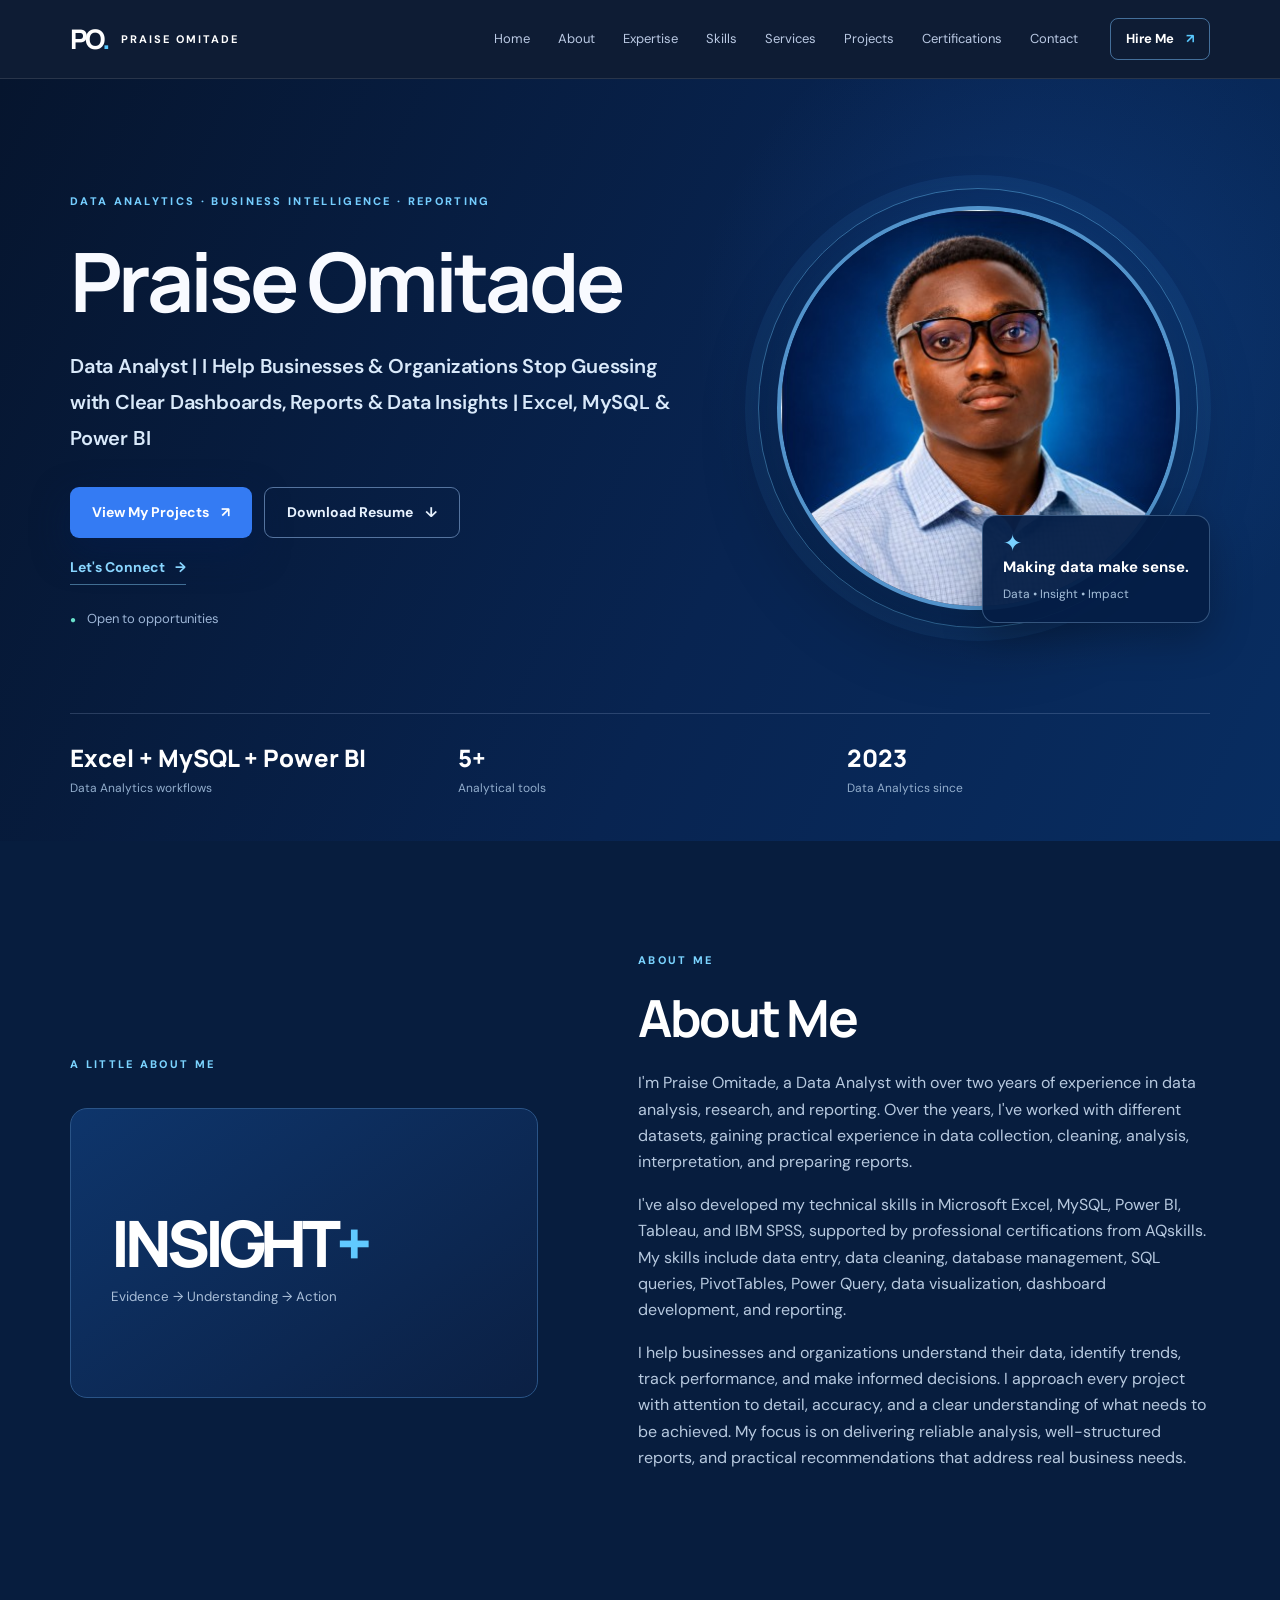
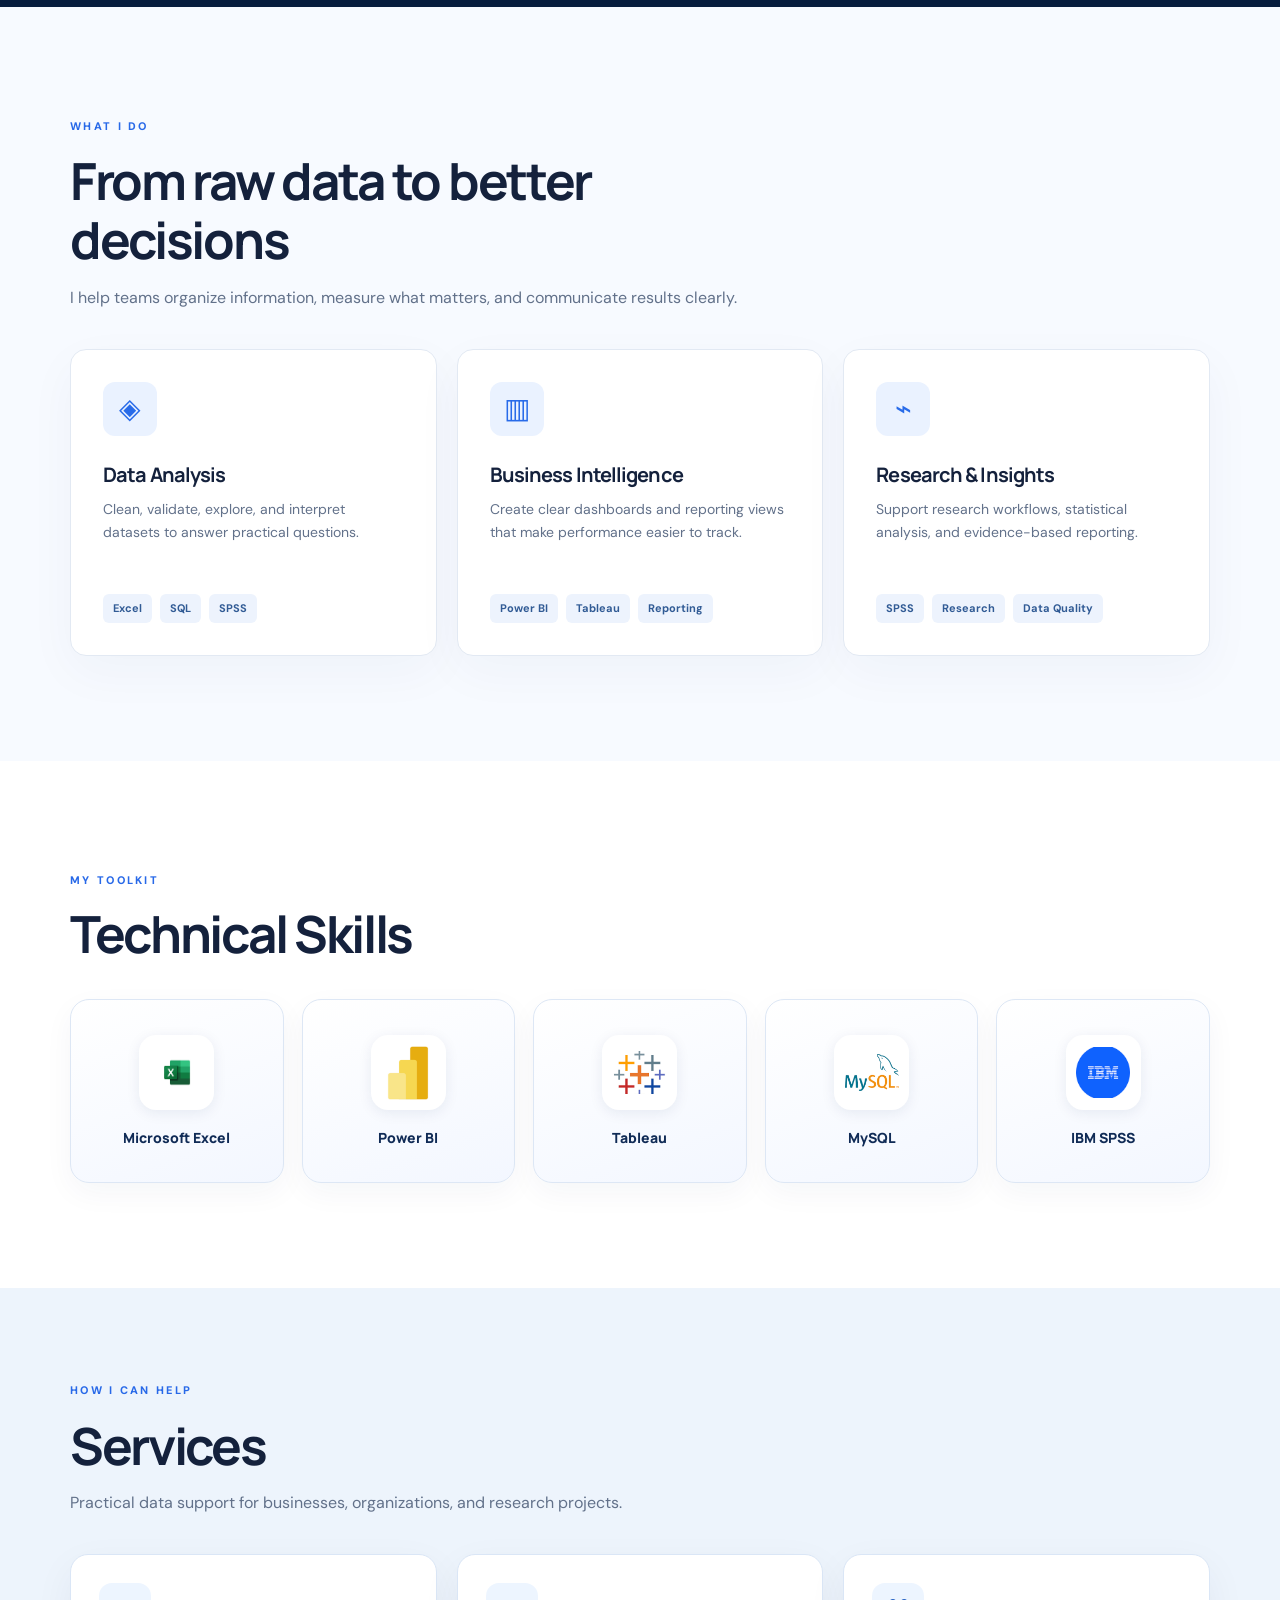
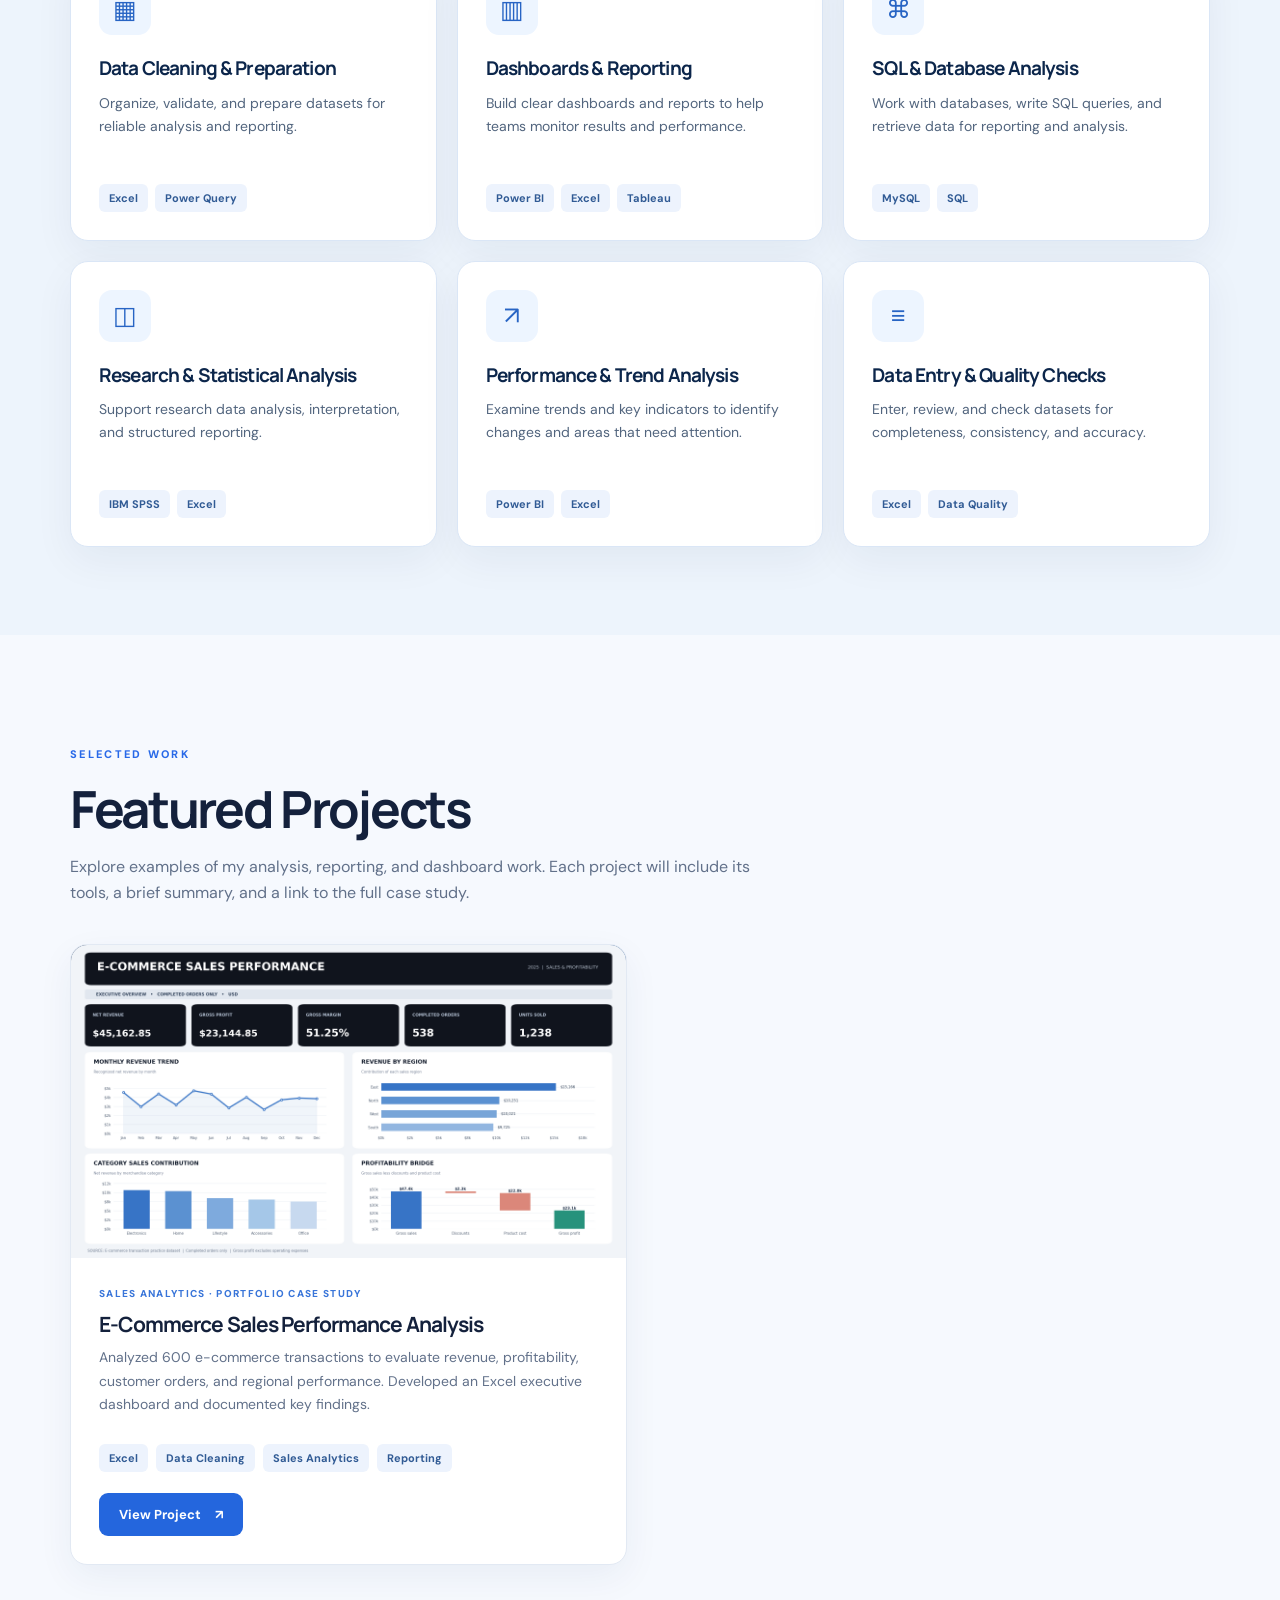
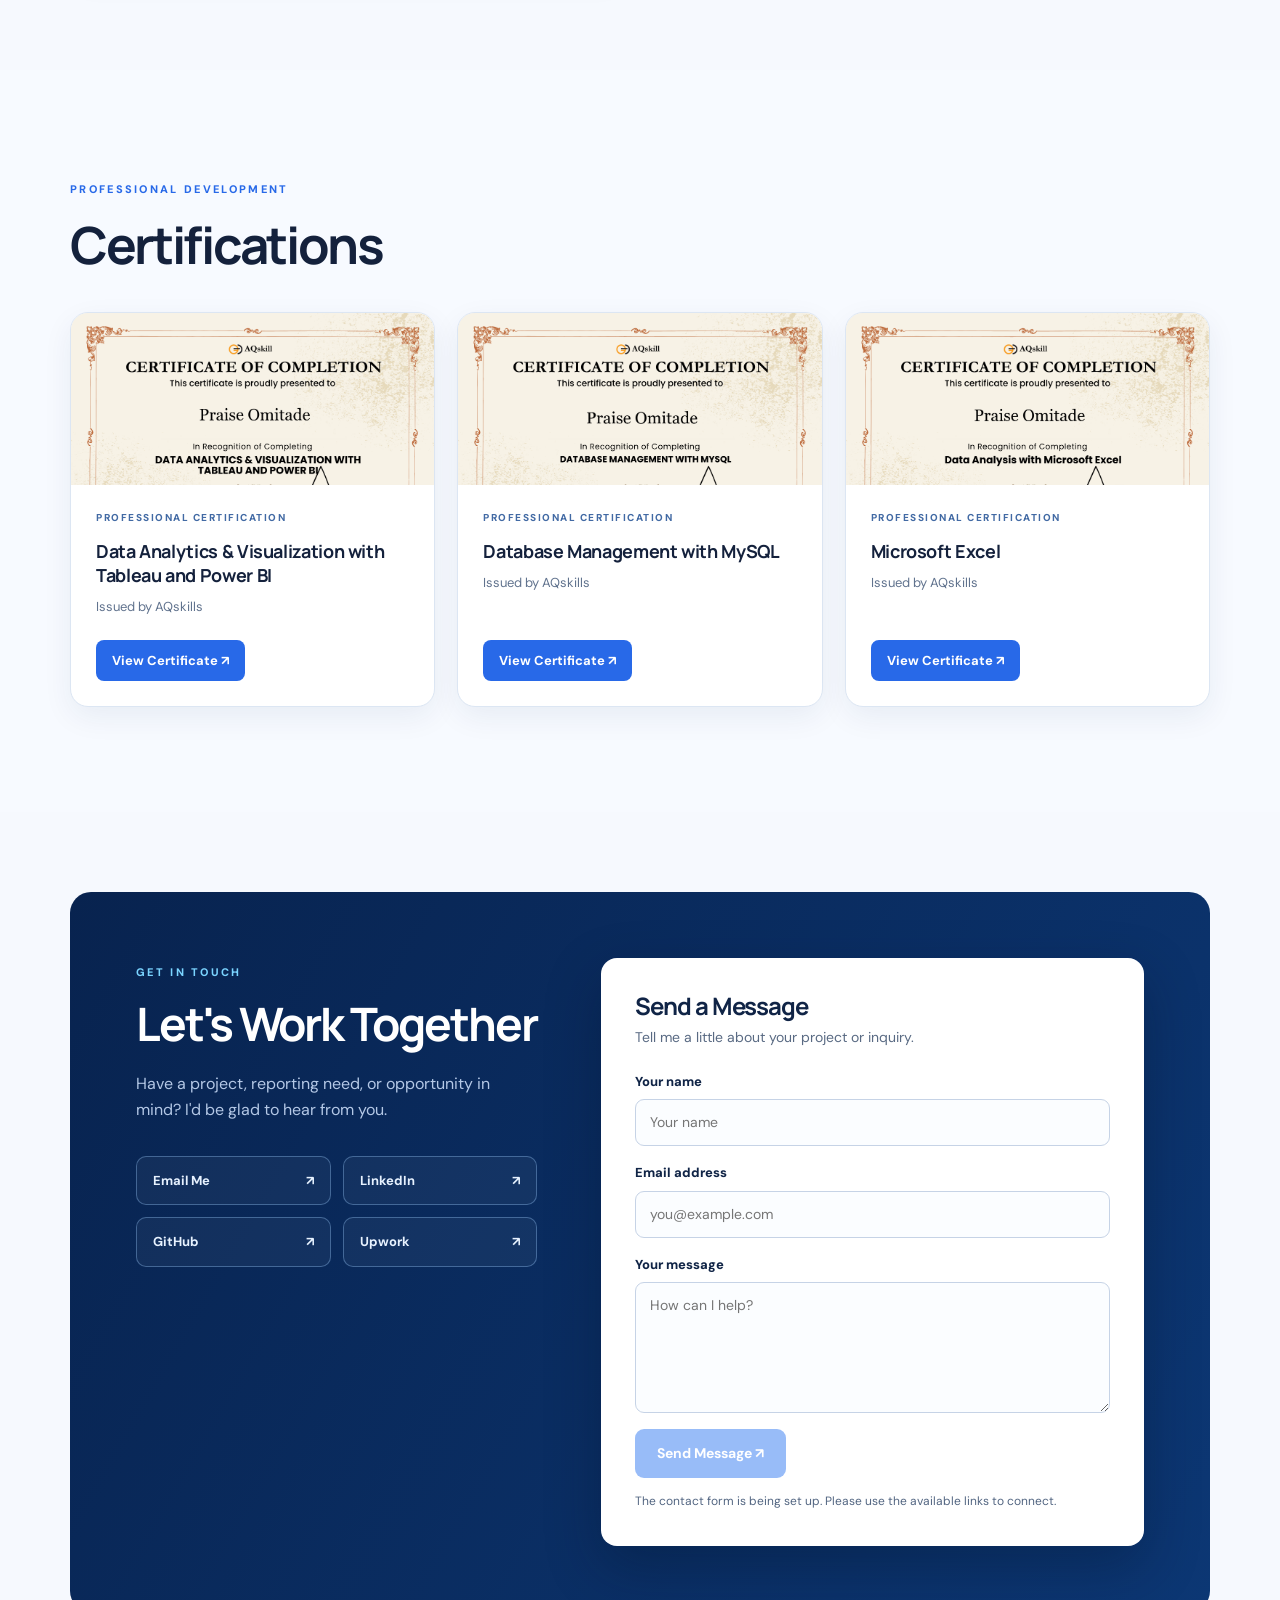
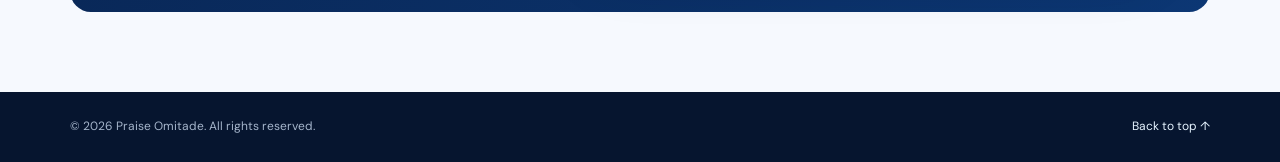
<file: index.html>
<!doctype html>
<html lang="en">
<head>
  <meta charset="utf-8" />
  <meta name="viewport" content="width=device-width, initial-scale=1" />
  <meta name="theme-color" content="#06152f" />
  <meta name="description" content="Praise Omitade | Data Analytics, Business Intelligence, and Research" />
  <title>Praise Omitade | Data Analyst & Business Intelligence</title>
  <link rel="preconnect" href="https://fonts.googleapis.com" />
  <link rel="preconnect" href="https://fonts.gstatic.com" crossorigin />
  <link href="https://fonts.googleapis.com/css2?family=DM+Sans:wght@400;500;600;700&family=Manrope:wght@400;500;600;700;800&display=swap" rel="stylesheet" />
  <link rel="stylesheet" href="styles.css" />
  <script defer src="script.js"></script>
</head>
<body>
  <a class="skip-link" href="#main">Skip to content</a>
  <header class="header" id="top">
    <div class="shell nav-shell">
      <a class="brand" href="#home" aria-label="Praise Omitade home"><span class="brand-mark">PO<span>.</span></span><span class="brand-name">PRAISE OMITADE</span></a>
      <button class="menu-toggle" type="button" aria-controls="site-nav" aria-expanded="false" aria-label="Toggle menu"><span></span><span></span><span></span></button>
      <nav id="site-nav" class="nav" aria-label="Main navigation"></nav>
      <a class="nav-contact" href="#contact">Hire Me <span aria-hidden="true">↗</span></a>
    </div>
  </header>
  <main id="main">
    <section class="hero" id="home"><div class="hero-glow"></div><div class="shell hero-grid"><div class="hero-copy" id="hero-copy"></div><div class="hero-visual" id="hero-visual"></div></div><div class="shell"><div class="metrics" id="metrics"></div></div></section>
    <section class="section about-section" id="about"><div class="shell about-grid"><div class="about-left"><span class="small-label">A LITTLE ABOUT ME</span><div class="about-shape"><span>INSIGHT<span class="about-plus">+</span></span><small>Evidence → Understanding → Action</small></div></div><div class="about-right" id="about-content"></div></div></section>
    <section class="section section-light" id="expertise"><div class="shell"><div class="section-heading" id="expertise-heading"></div><div class="card-grid" id="expertise-cards"></div></div></section>
    <section class="section tools-section" id="tools"><div class="shell tools-layout"><div id="tools-heading"></div><div class="tool-cloud" id="tool-cloud"></div></div></section>
    <section class="section section-services" id="services"><div class="shell"><div class="section-heading" id="services-heading"></div><div class="services-grid" id="services-grid"></div></div></section>
    <section class="section section-light projects-section" id="projects"><div class="shell"><div class="section-heading" id="projects-heading"></div><div class="project-grid" id="project-grid"></div></div></section>
    <section class="section section-light" id="certifications"><div class="shell"><div class="section-heading" id="cert-heading"></div><div class="cert-list" id="cert-list"></div></div></section>
    <section class="section contact-section" id="contact"><div class="shell contact-panel" id="contact-content"></div></section>
  </main>
  <footer class="footer"><div class="shell footer-inner"><span id="footer-text"></span><a href="#home">Back to top ↑</a></div></footer>
</body>
</html>
</file>
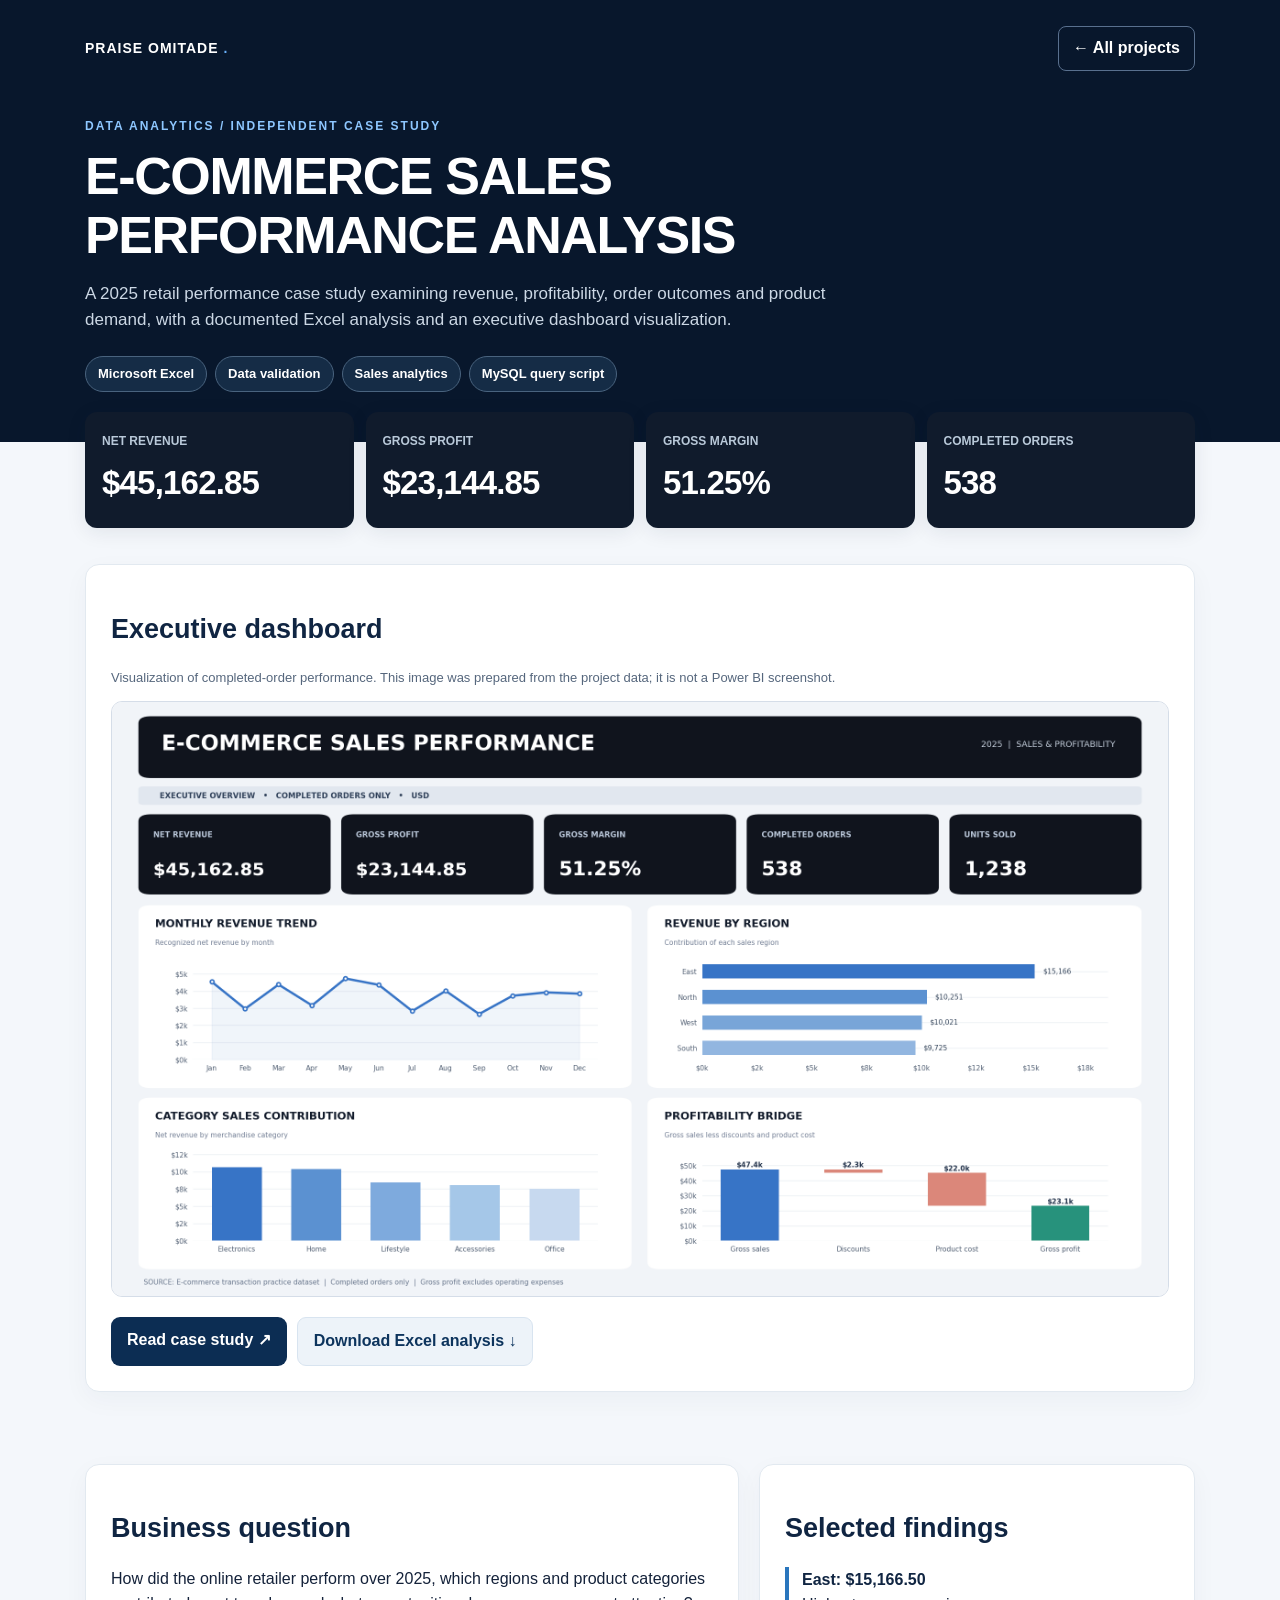
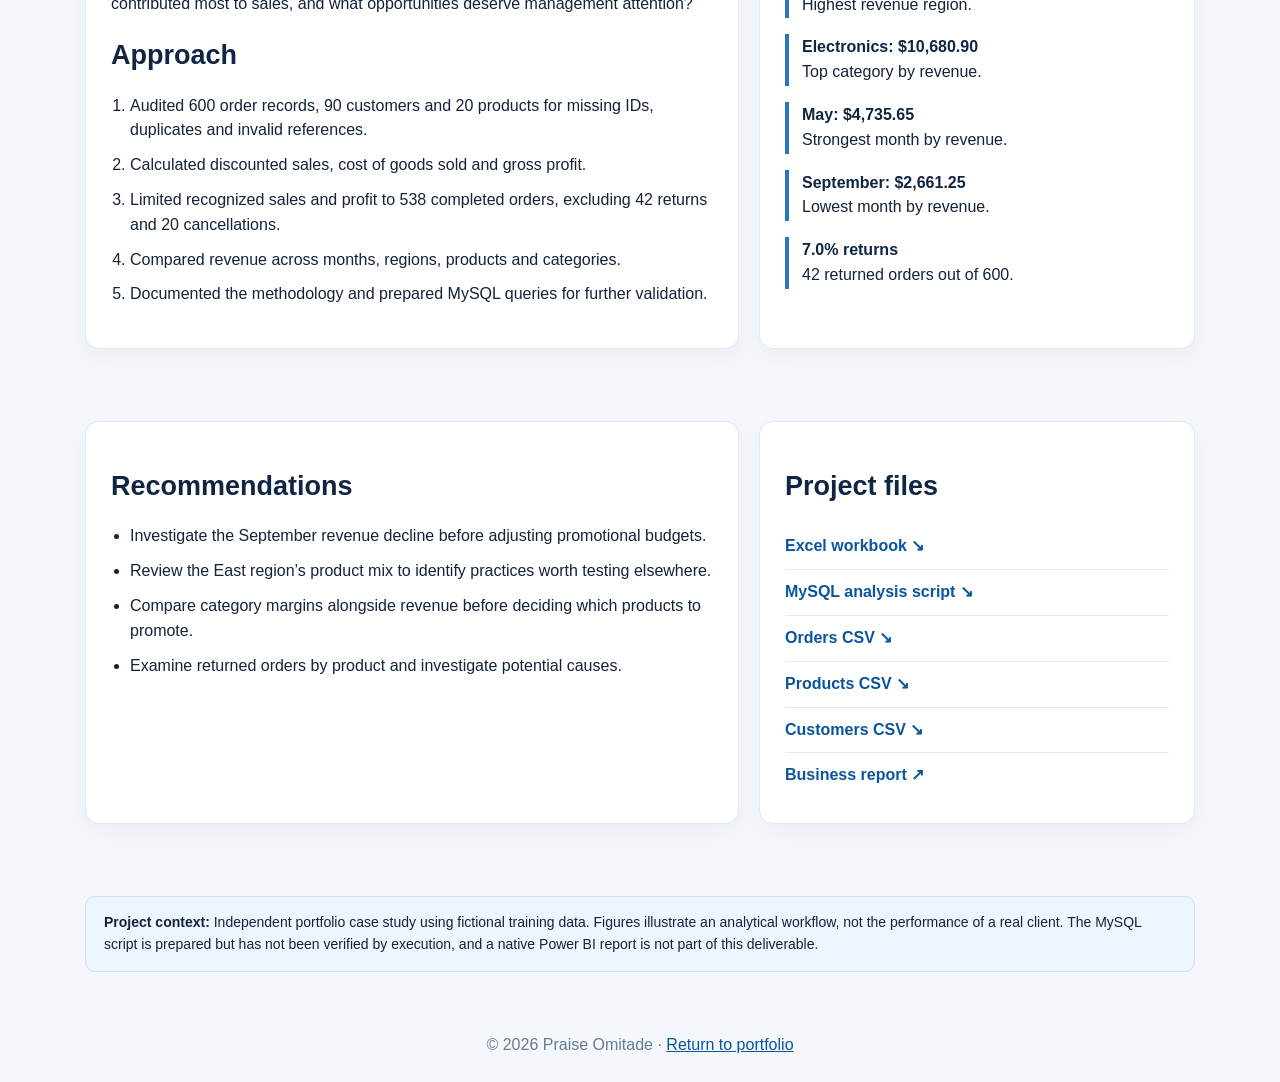
<file: projects/ecommerce/index.html>
<!doctype html>
<html lang="en"><head><meta charset="utf-8"><meta name="viewport" content="width=device-width, initial-scale=1"><meta name="description" content="E-Commerce Sales Performance Analysis — independent data analytics case study by Praise Omitade"><title>E-Commerce Sales Analysis | Praise Omitade</title>
<style>
:root{font-family:Inter,'Segoe UI',Arial,sans-serif;color:#14223a;background:#f4f7fb}*{box-sizing:border-box}body{margin:0;line-height:1.55}a{color:#0a559e}a:focus-visible{outline:3px solid #3d9de8;outline-offset:3px}.hero{background:#08172c;color:white;padding:26px 0 50px}.wrap{width:min(1110px,calc(100% - 36px));margin:auto}.top{display:flex;justify-content:space-between;gap:14px;align-items:center;padding-bottom:46px;flex-wrap:wrap}.top a{color:white;text-decoration:none;font-weight:700}.brand{letter-spacing:1px;font-size:14px}.back{border:1px solid #59708e;border-radius:8px;padding:9px 14px}.eyebrow{color:#8ec7ff;font-weight:800;font-size:12px;letter-spacing:2px}h1{font-size:clamp(28px,5vw,52px);line-height:1.12;letter-spacing:-1.4px;max-width:790px;margin:12px 0 17px}h2{font-size:27px;line-height:1.2;color:#102542}p.lead{font-size:17px;color:#ccd8e5;max-width:790px}.badges{display:flex;gap:8px;flex-wrap:wrap;margin-top:22px}.badge{border:1px solid #49637e;background:#152c46;border-radius:30px;padding:7px 12px;font-weight:650;font-size:13px}.section{padding:36px 0}.kpis{display:grid;grid-template-columns:repeat(4,minmax(0,1fr));gap:12px;margin-top:-30px;position:relative}.kpi{background:#101b2c;color:white;border-radius:12px;padding:20px 17px;min-width:0;box-shadow:0 4px 20px #17253b16}.kpi small{display:block;color:#b9c9d9;font-size:12px;font-weight:700;text-transform:uppercase}.kpi strong{display:block;font-size:clamp(22px,2.8vw,33px);margin-top:7px;letter-spacing:-.8px}.card{background:white;border:1px solid #e2e9f0;border-radius:14px;padding:25px;box-shadow:0 8px 26px #1c39520a}.grid{display:grid;grid-template-columns:1.2fr .8fr;gap:20px}.dashboard{width:100%;height:auto;border-radius:11px;display:block;border:1px solid #d5dde8}.buttons{display:flex;gap:10px;flex-wrap:wrap;margin-top:20px}.btn{display:inline-block;text-decoration:none;background:#0c2d53;color:white;font-weight:700;border-radius:9px;padding:11px 16px}.btn.alt{background:#edf3f9;color:#0d345d;border:1px solid #d8e4f0}.mini{color:#56677d;font-size:13px}.finding{border-left:4px solid #2a76bd;padding:1px 0 1px 13px;margin:16px 0}.finding b{color:#102542}.notes{padding-left:19px}li{margin-bottom:10px}footer{padding:25px 0;color:#687c90;text-align:center}.notice{background:#edf5ff;border:1px solid #cbdff4;border-radius:10px;padding:15px 18px;font-size:14px}.files a{display:block;padding:10px 0;border-bottom:1px solid #e5ebf1;text-decoration:none;font-weight:600}.files a:last-child{border:0}@media(max-width:780px){.kpis{grid-template-columns:repeat(2,minmax(0,1fr))}.grid{grid-template-columns:1fr}.section{padding:24px 0}.card{padding:18px}}@media(max-width:400px){.kpis{grid-template-columns:1fr 1fr}.kpi{padding:13px 10px}.kpi strong{font-size:20px}}
</style></head><body>
<header class="hero"><div class="wrap"><div class="top"><a class="brand" href="../../index.html">PRAISE OMITADE <span style="color:#69b1fc">.</span></a><a class="back" href="../../index.html#projects">← All projects</a></div><div class="eyebrow">DATA ANALYTICS / INDEPENDENT CASE STUDY</div><h1>E-COMMERCE SALES PERFORMANCE ANALYSIS</h1><p class="lead">A 2025 retail performance case study examining revenue, profitability, order outcomes and product demand, with a documented Excel analysis and an executive dashboard visualization.</p><div class="badges"><span class="badge">Microsoft Excel</span><span class="badge">Data validation</span><span class="badge">Sales analytics</span><span class="badge">MySQL query script</span></div></div></header>
<main><div class="wrap"><section class="kpis" aria-label="Key metrics"><div class="kpi"><small>Net revenue</small><strong>$45,162.85</strong></div><div class="kpi"><small>Gross profit</small><strong>$23,144.85</strong></div><div class="kpi"><small>Gross margin</small><strong>51.25%</strong></div><div class="kpi"><small>Completed orders</small><strong>538</strong></div></section>
<section class="section"><div class="card"><h2>Executive dashboard</h2><p class="mini">Visualization of completed-order performance. This image was prepared from the project data; it is not a Power BI screenshot.</p><a href="Ecommerce-Executive-Dashboard.png" target="_blank" rel="noopener"><img class="dashboard" src="Ecommerce-Executive-Dashboard.png" alt="E-commerce sales executive dashboard showing KPI cards, monthly performance, regional and category results and profitability decomposition"></a><div class="buttons"><a class="btn" href="Ecommerce-Sales-Case-Study.pdf" target="_blank" rel="noopener">Read case study ↗</a><a class="btn alt" href="Ecommerce-Sales-Analysis-Redesigned.xlsx" download>Download Excel analysis ↓</a></div></div></section>
<section class="section"><div class="grid"><article class="card"><h2>Business question</h2><p>How did the online retailer perform over 2025, which regions and product categories contributed most to sales, and what opportunities deserve management attention?</p><h2>Approach</h2><ol class="notes"><li>Audited 600 order records, 90 customers and 20 products for missing IDs, duplicates and invalid references.</li><li>Calculated discounted sales, cost of goods sold and gross profit.</li><li>Limited recognized sales and profit to 538 completed orders, excluding 42 returns and 20 cancellations.</li><li>Compared revenue across months, regions, products and categories.</li><li>Documented the methodology and prepared MySQL queries for further validation.</li></ol></article><article class="card"><h2>Selected findings</h2><div class="finding"><b>East: $15,166.50</b><br>Highest revenue region.</div><div class="finding"><b>Electronics: $10,680.90</b><br>Top category by revenue.</div><div class="finding"><b>May: $4,735.65</b><br>Strongest month by revenue.</div><div class="finding"><b>September: $2,661.25</b><br>Lowest month by revenue.</div><div class="finding"><b>7.0% returns</b><br>42 returned orders out of 600.</div></article></div></section>
<section class="section"><div class="grid"><article class="card"><h2>Recommendations</h2><ul class="notes"><li>Investigate the September revenue decline before adjusting promotional budgets.</li><li>Review the East region’s product mix to identify practices worth testing elsewhere.</li><li>Compare category margins alongside revenue before deciding which products to promote.</li><li>Examine returned orders by product and investigate potential causes.</li></ul></article><article class="card files"><h2>Project files</h2><a href="Ecommerce-Sales-Analysis-Redesigned.xlsx" download>Excel workbook ↘</a><a href="Ecommerce-SQL-Analysis.sql" download>MySQL analysis script ↘</a><a href="orders.csv" download>Orders CSV ↘</a><a href="products.csv" download>Products CSV ↘</a><a href="customers.csv" download>Customers CSV ↘</a><a href="Ecommerce-Sales-Case-Study.pdf" target="_blank" rel="noopener">Business report ↗</a></article></div></section>
<section class="section"><div class="notice"><strong>Project context:</strong> Independent portfolio case study using fictional training data. Figures illustrate an analytical workflow, not the performance of a real client. The MySQL script is prepared but has not been verified by execution, and a native Power BI report is not part of this deliverable.</div></section></div></main><footer>© 2026 Praise Omitade · <a href="../../index.html">Return to portfolio</a></footer>
</body></html>
</file>
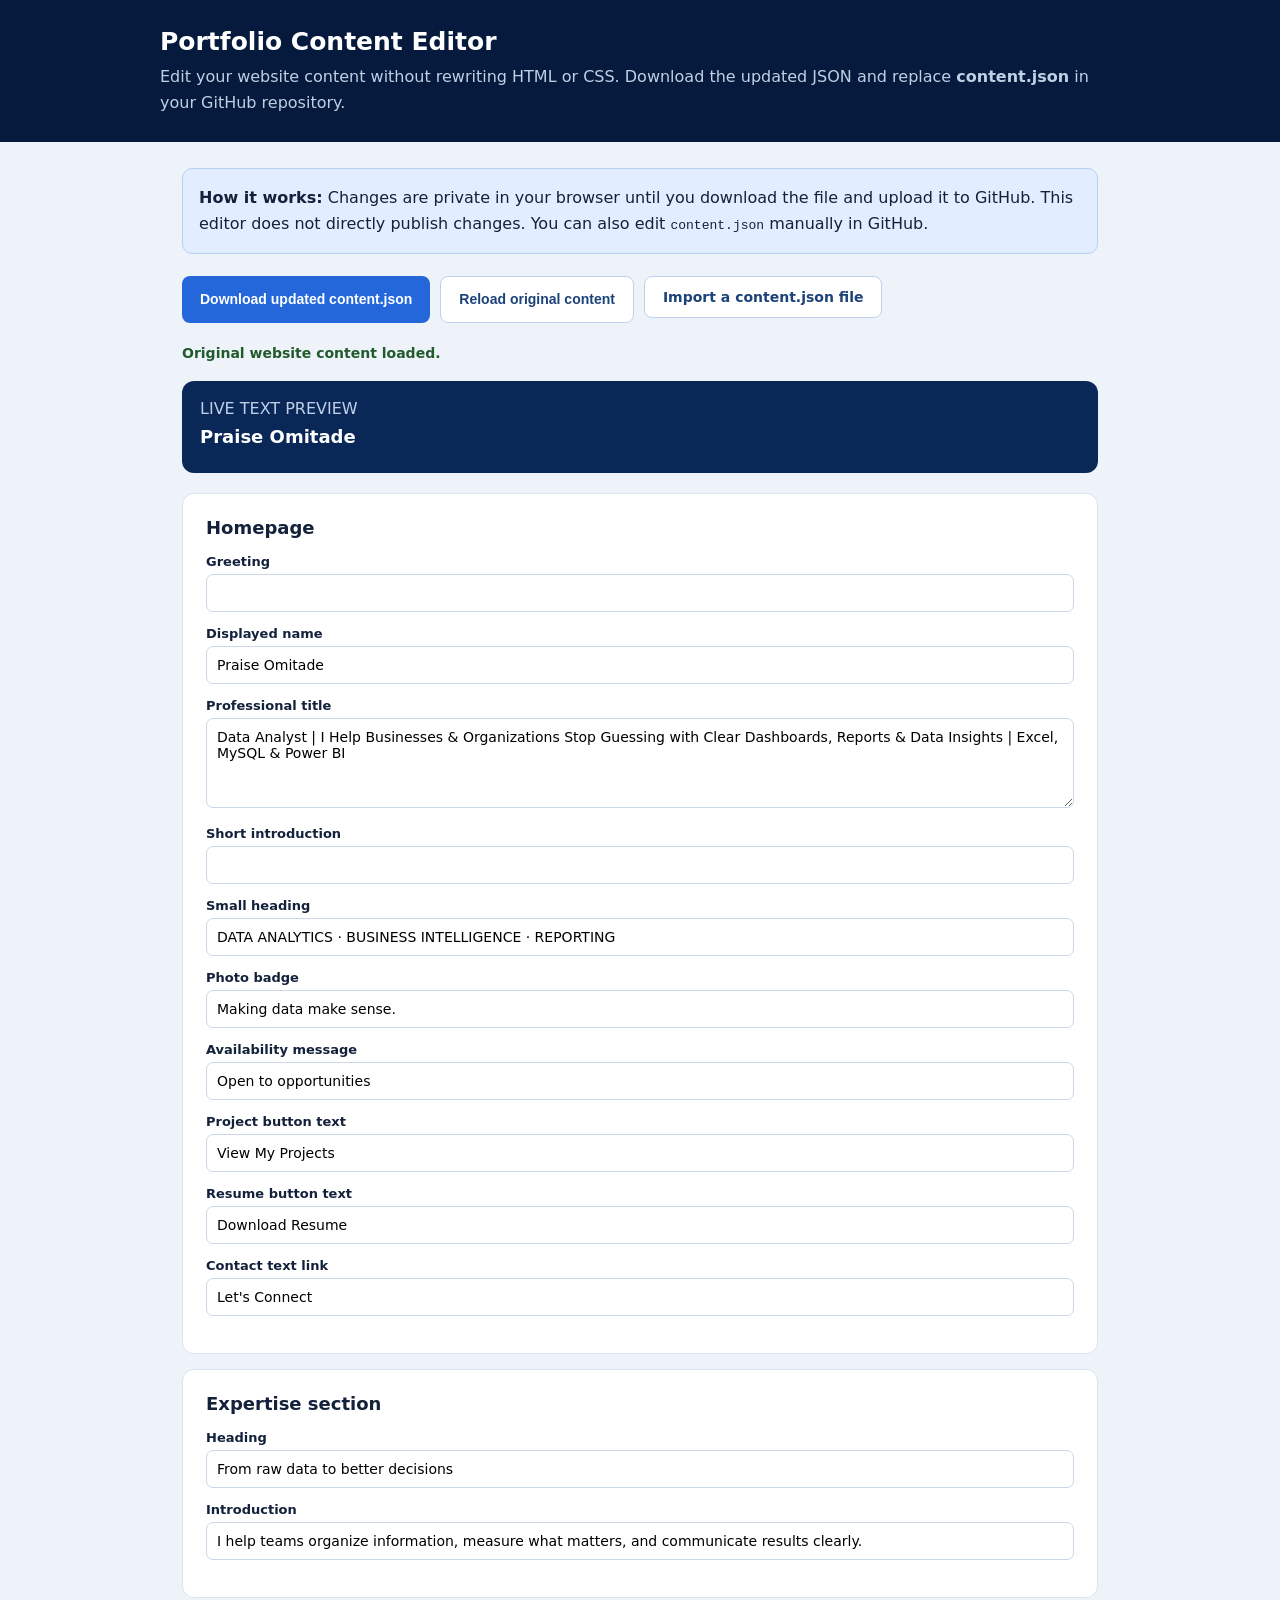
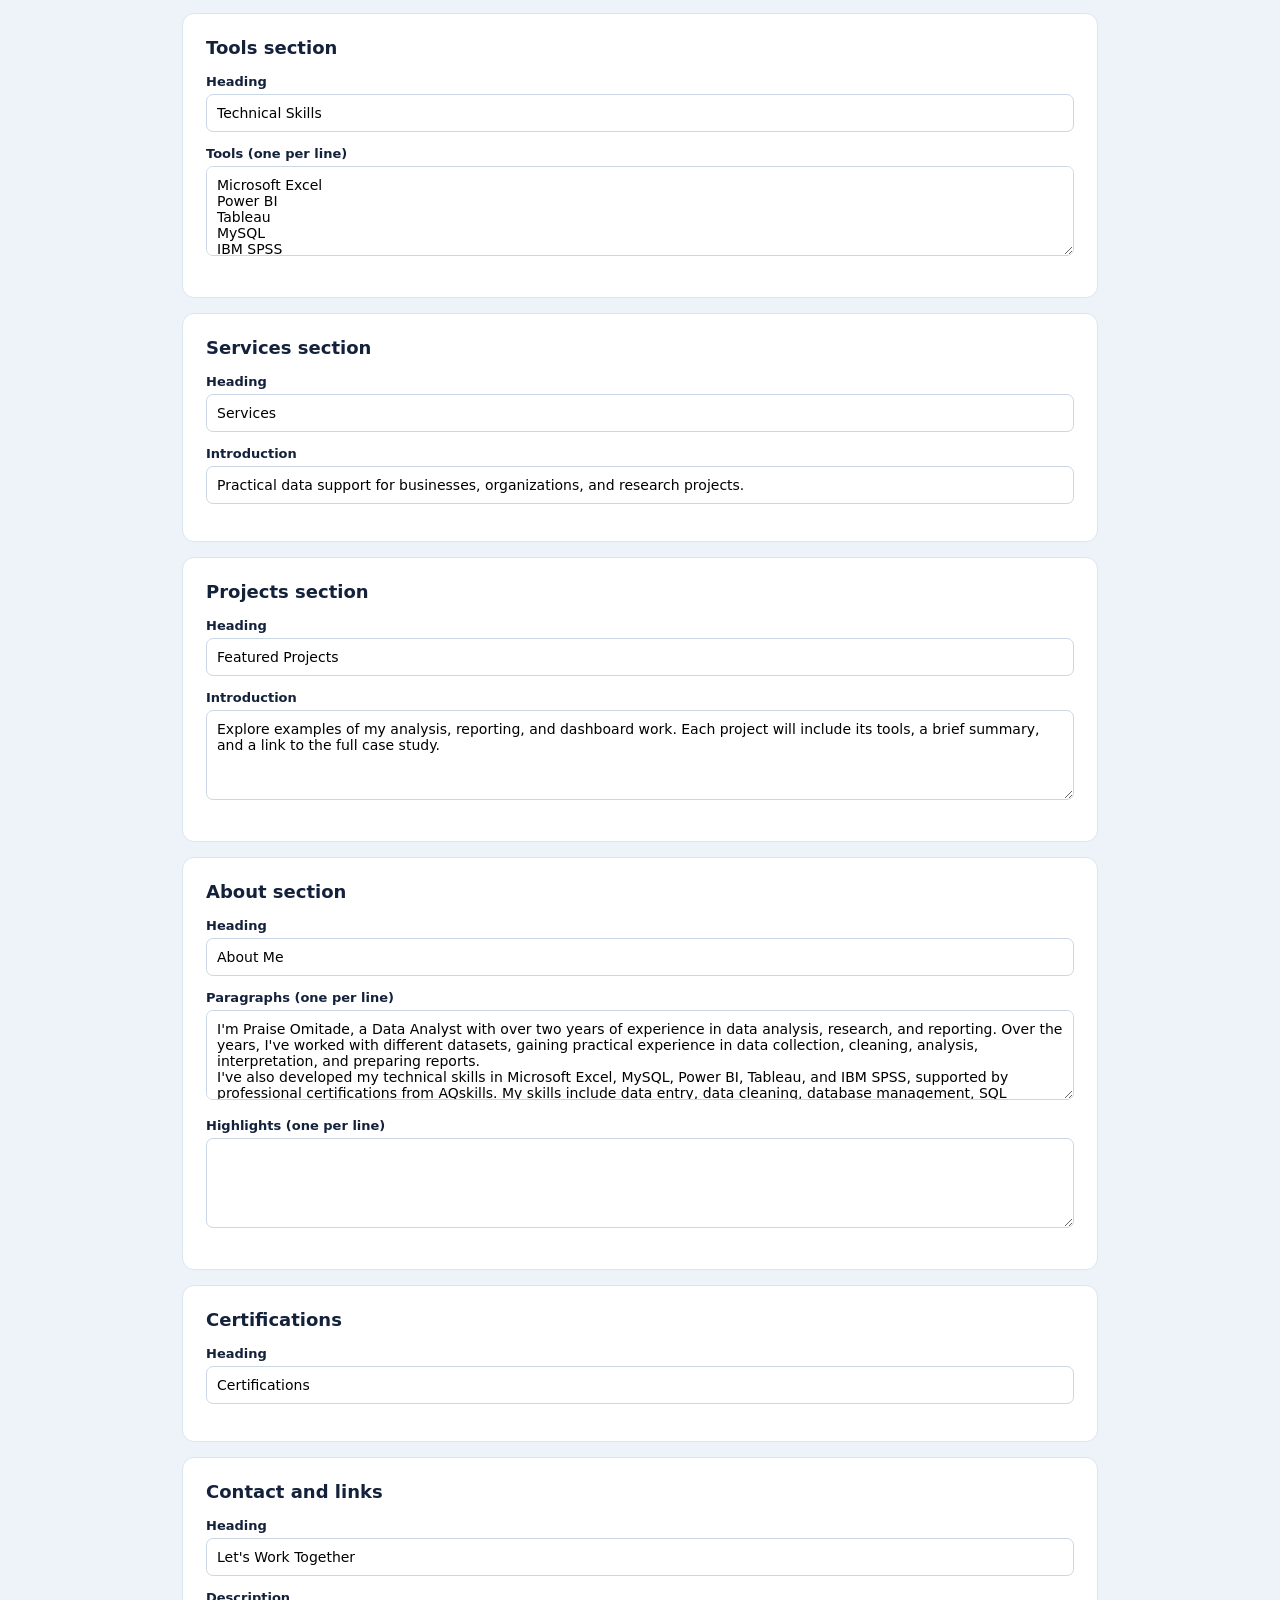
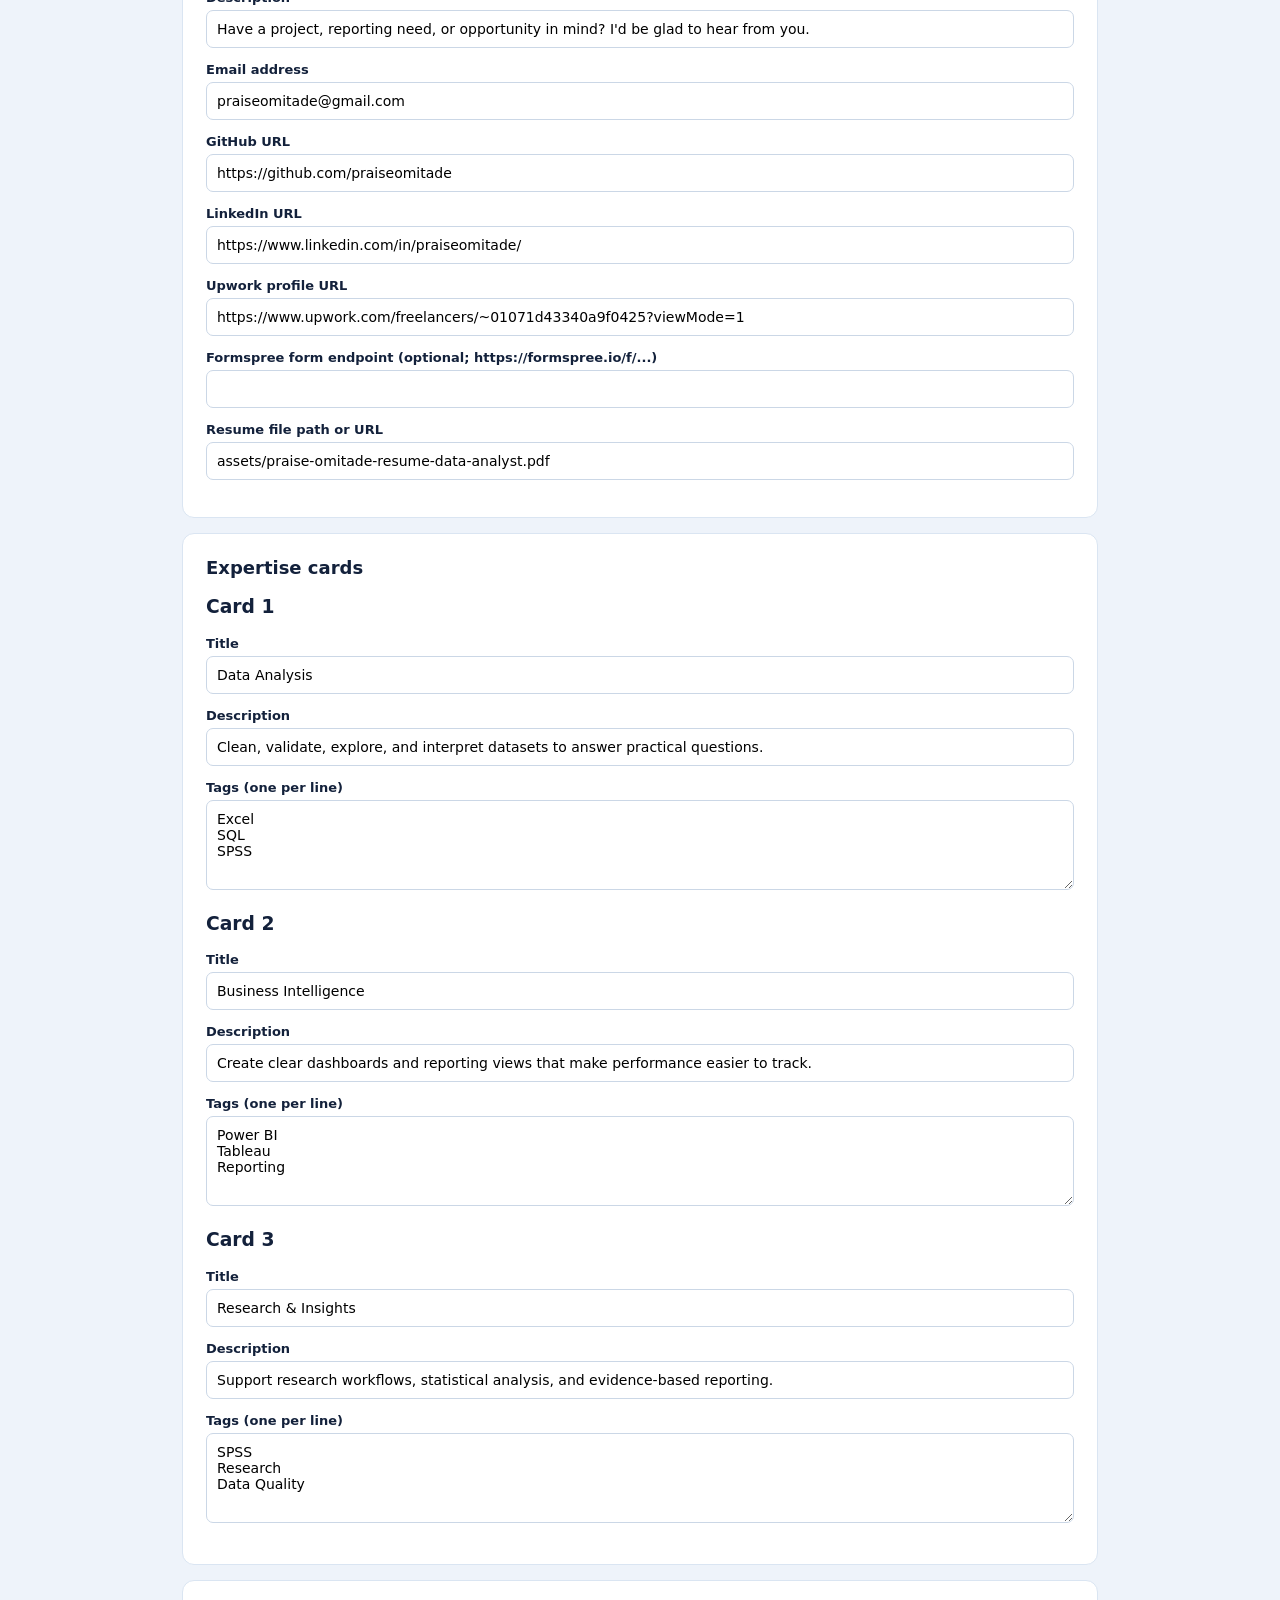
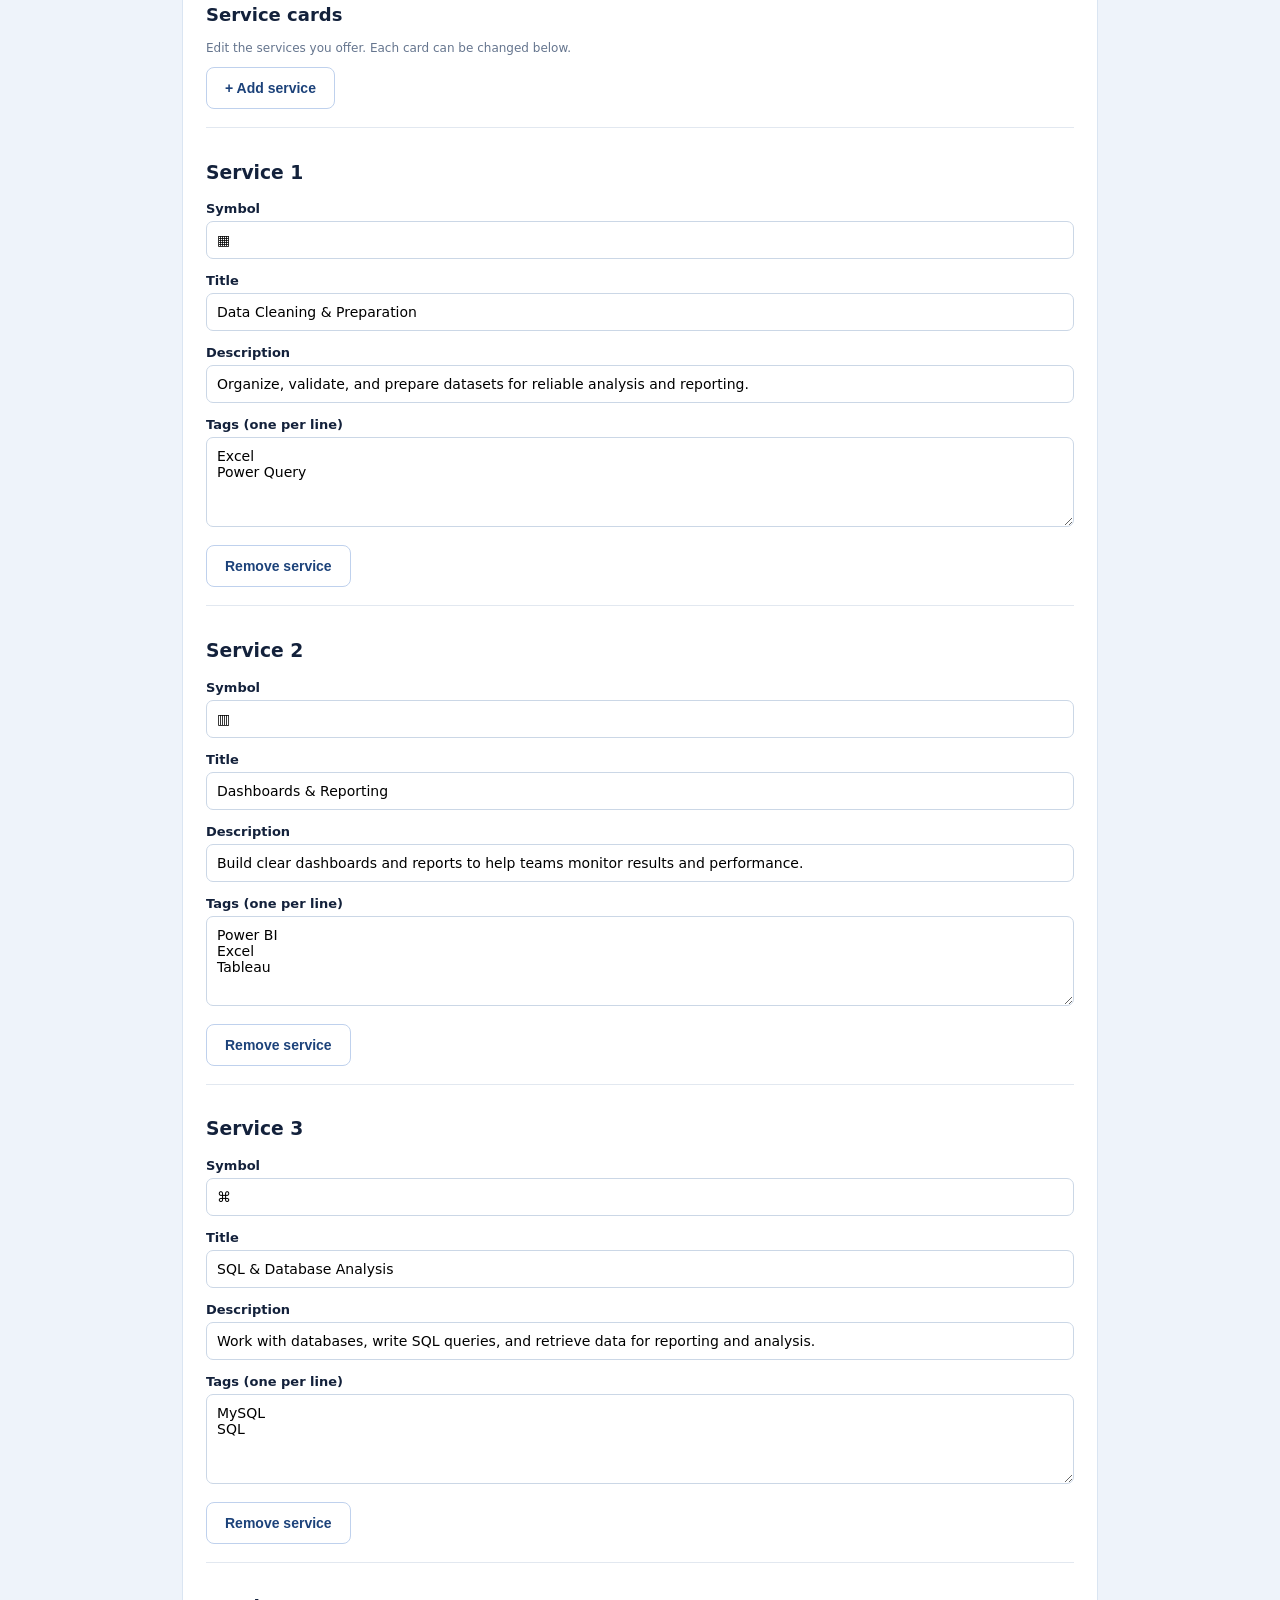
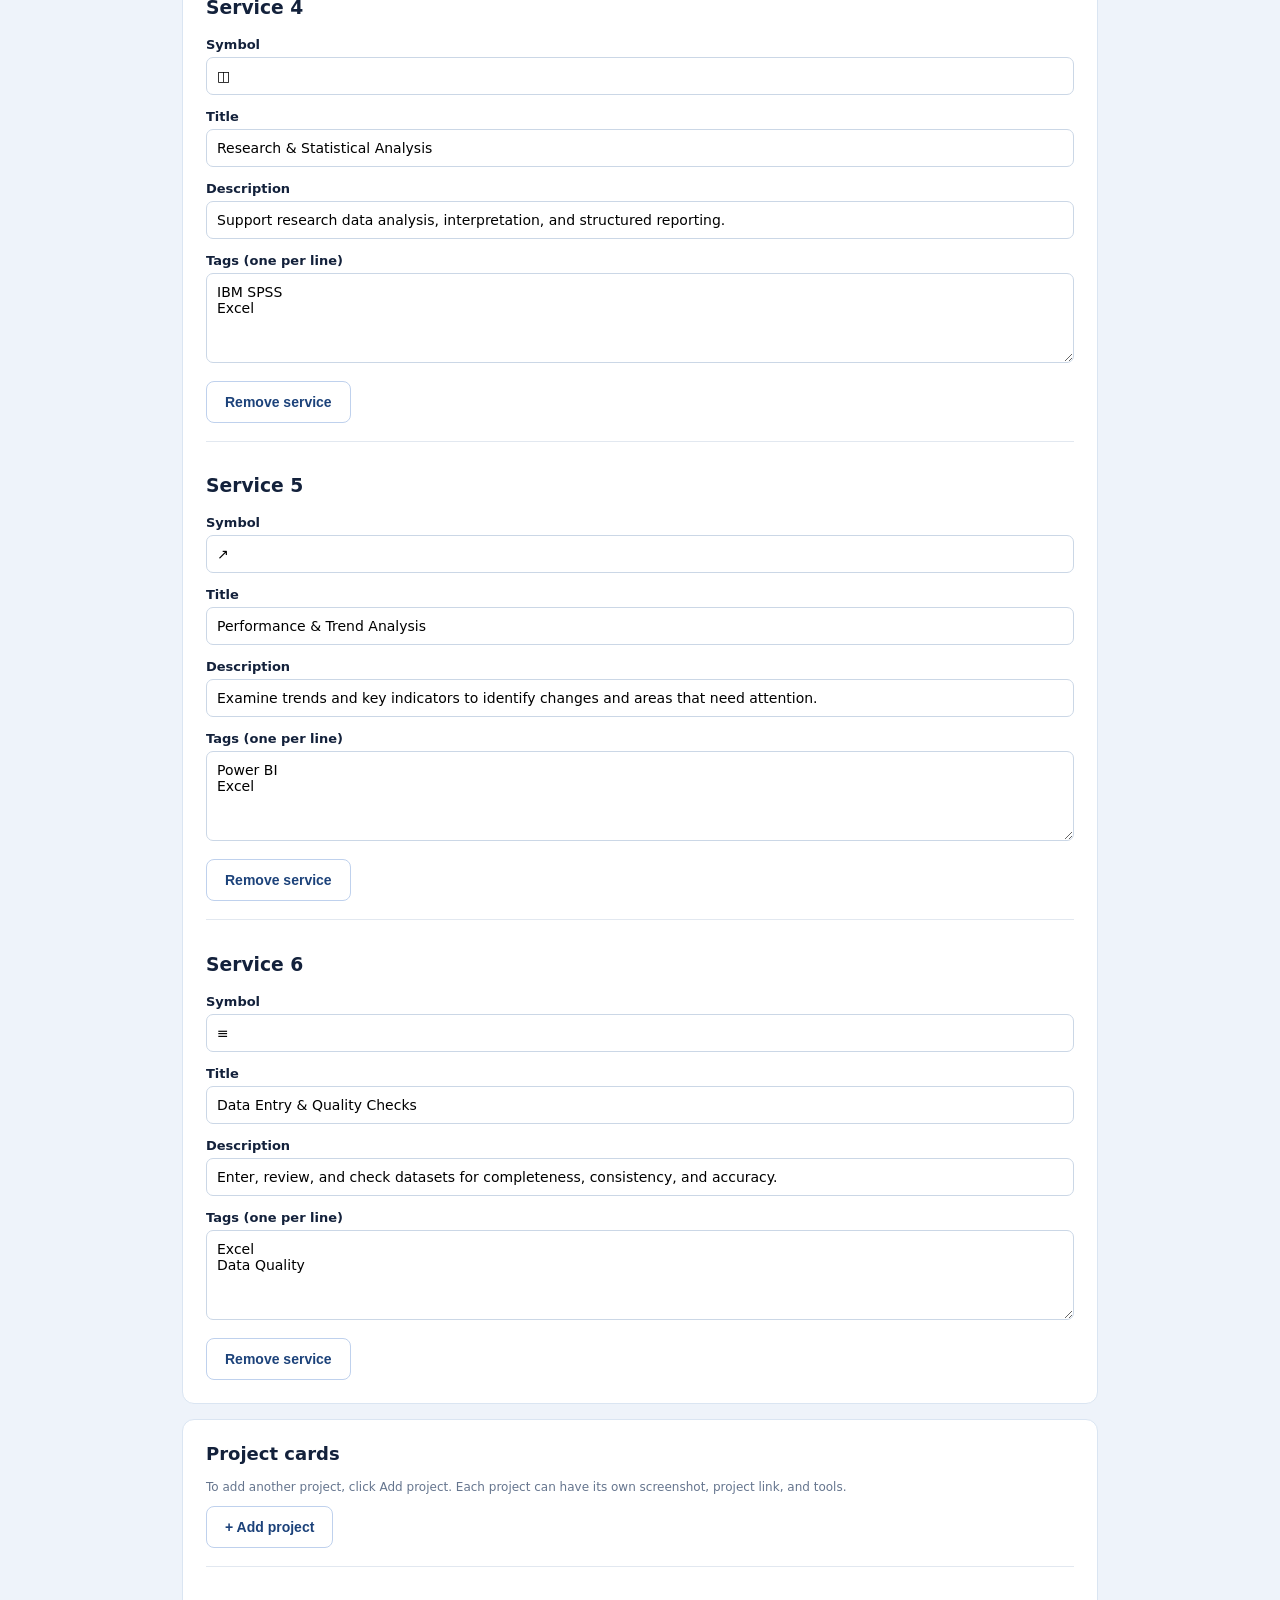
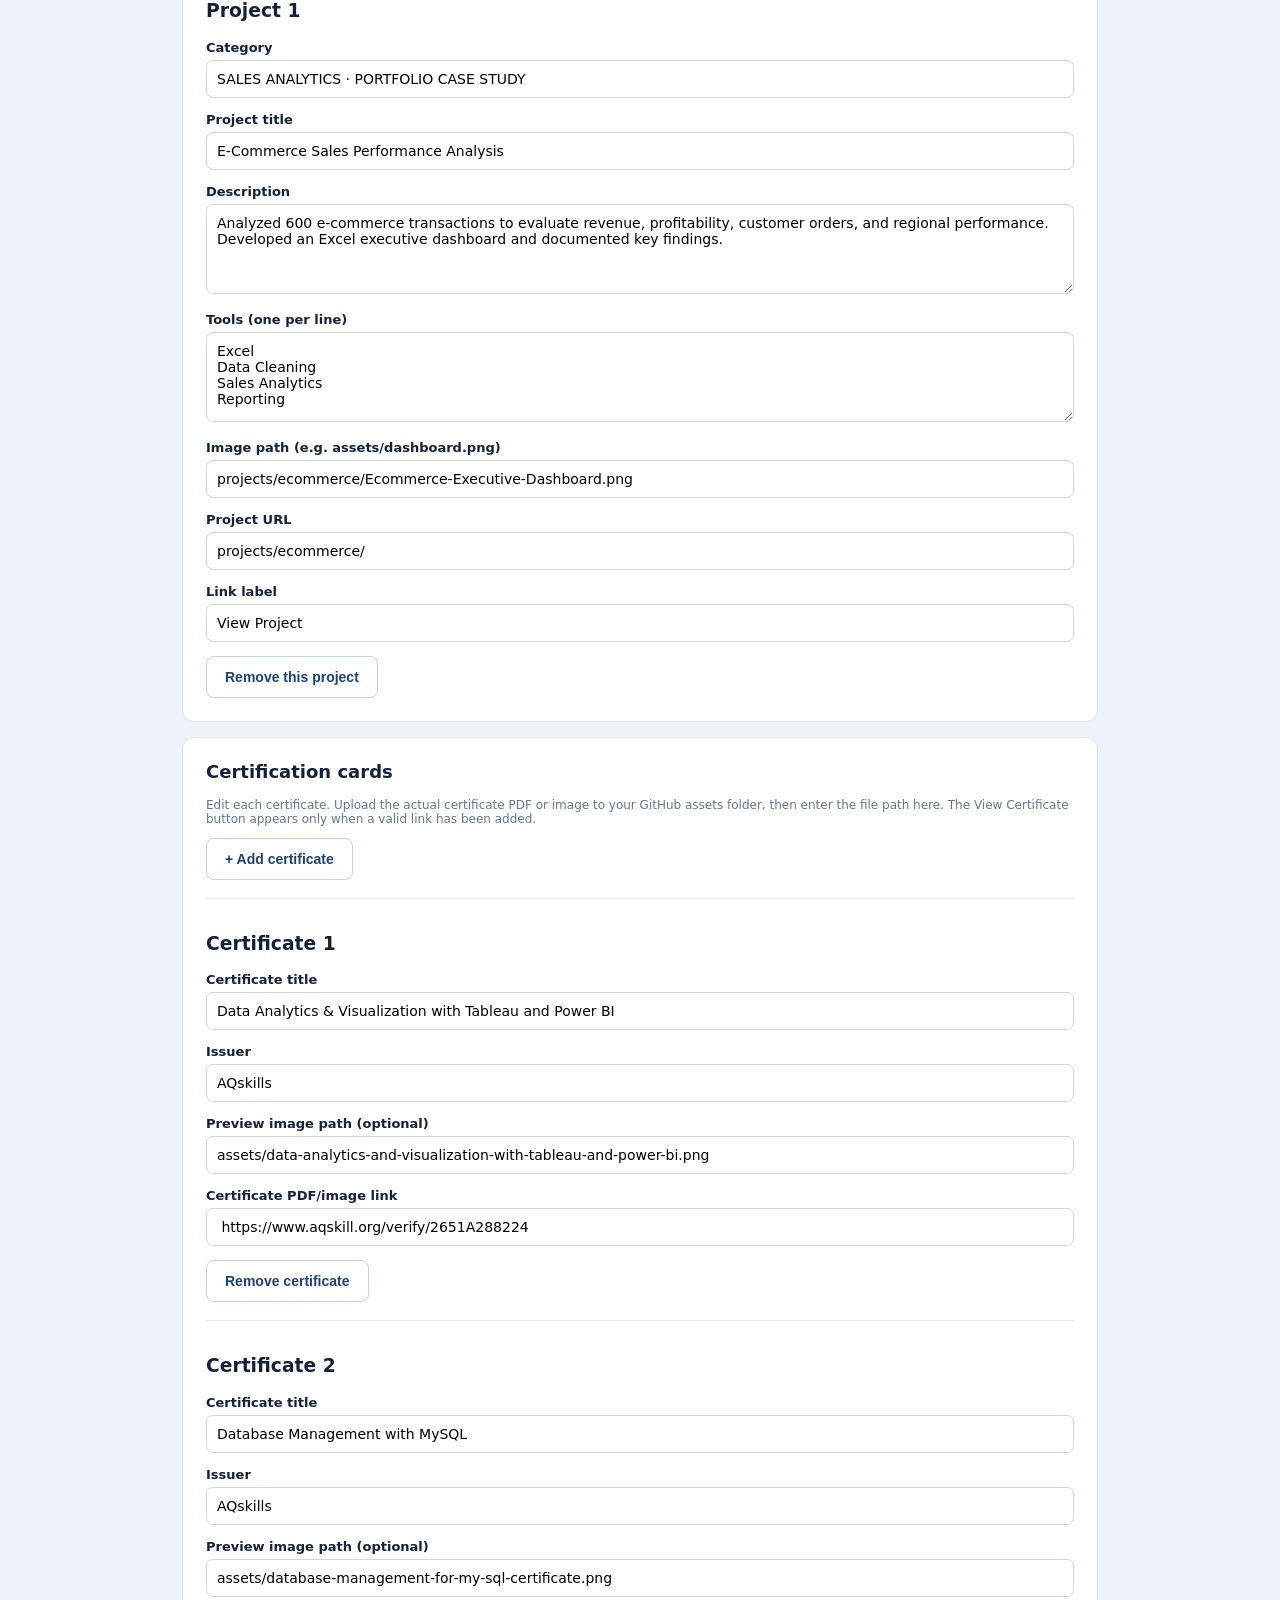
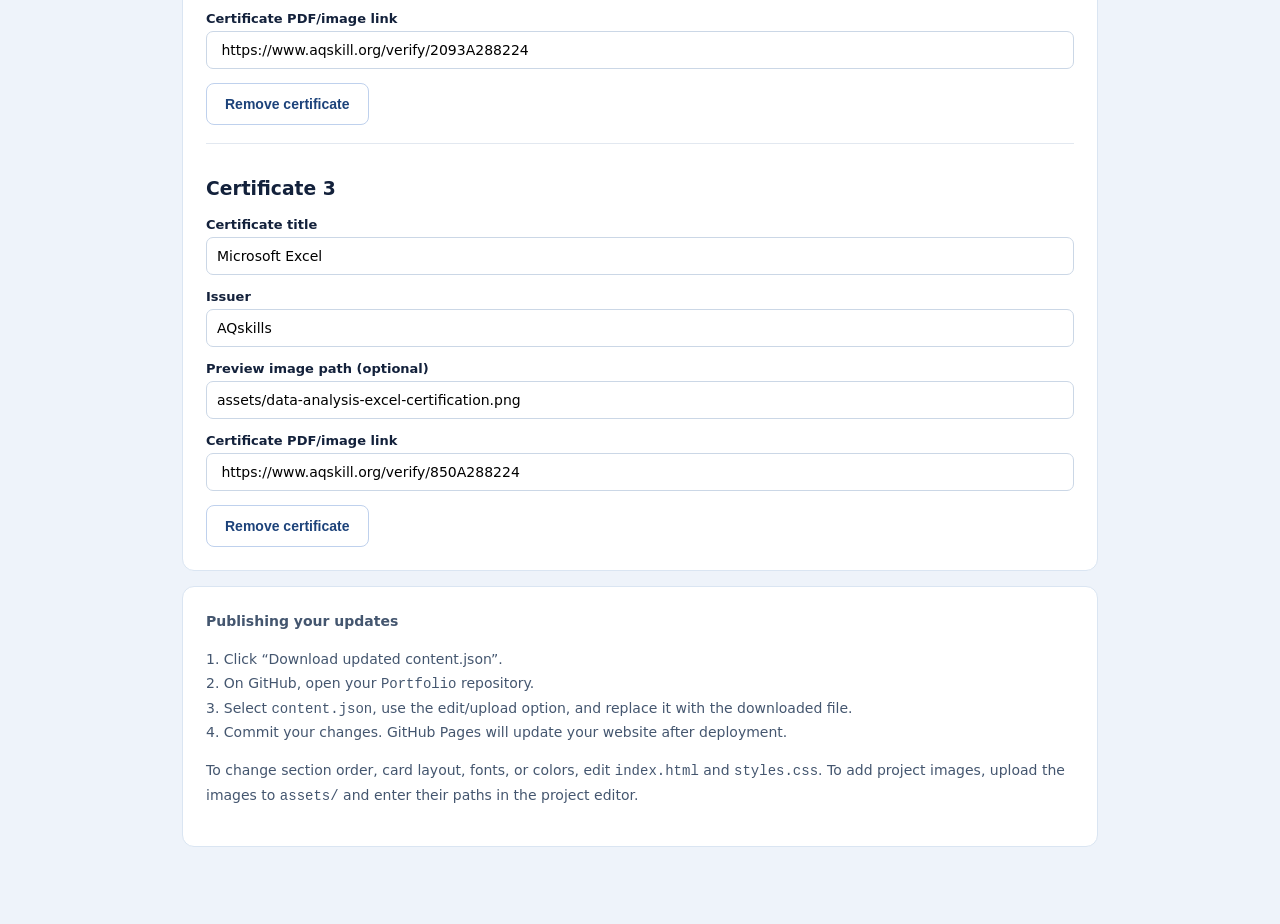
<file: editor.html>
<!doctype html><html lang="en"><head><meta charset="utf-8"><meta name="viewport" content="width=device-width,initial-scale=1"><title>Portfolio Content Editor | Praise Omitade</title><style>
:root{font-family:system-ui,-apple-system,sans-serif;color:#13213b;background:#eef3fa}*{box-sizing:border-box}body{margin:0}header{background:#061a3d;color:white;padding:27px max(25px,calc((100vw - 960px)/2))}header h1{margin:0 0 8px;font-size:25px}header p{color:#bfd0e5;margin:0;line-height:1.6}main{max-width:960px;margin:26px auto;padding:0 22px 40px}.alert{padding:16px;border:1px solid #b7d0f5;background:#e2edff;border-radius:10px;line-height:1.6}.toolbar{display:flex;gap:10px;flex-wrap:wrap;margin:22px 0}button,.button{background:#2367db;color:white;border:0;border-radius:8px;padding:12px 18px;font-weight:700;cursor:pointer;font-size:14px}.secondary{background:#fff;color:#1c427a;border:1px solid #bfd1ed}.panel{background:white;border:1px solid #dae5f2;border-radius:12px;margin:15px 0;padding:23px}h2{font-size:18px;margin:0 0 16px}.field{margin-bottom:14px}label{font-size:13px;font-weight:700;display:block;margin-bottom:5px}input,textarea{width:100%;font:inherit;font-size:14px;border:1px solid #cbd7e6;border-radius:7px;padding:10px}textarea{min-height:90px;resize:vertical}.hint{font-size:12px;color:#65758e}.status{font-weight:700;font-size:14px;color:#215a2b}.danger{color:#b53434}.two{display:grid;grid-template-columns:1fr 1fr;gap:12px}.preview{background:#0a2857;color:#fff;border-radius:12px;padding:18px;margin:20px 0}.preview p{margin:0;color:#bfd0e8}.preview h2{margin:8px 0}.instructions{font-size:14px;line-height:1.7;color:#44566f}@media(max-width:650px){.two{grid-template-columns:1fr}}
</style></head><body><header><h1>Portfolio Content Editor</h1><p>Edit your website content without rewriting HTML or CSS. Download the updated JSON and replace <strong>content.json</strong> in your GitHub repository.</p></header><main><p class="alert"><strong>How it works:</strong> Changes are private in your browser until you download the file and upload it to GitHub. This editor does not directly publish changes. You can also edit <code>content.json</code> manually in GitHub.</p><div class="toolbar"><button type="button" id="download">Download updated content.json</button><button type="button" class="secondary" id="load">Reload original content</button><label class="button secondary" for="upload">Import a content.json file</label><input type="file" accept=".json,application/json" id="upload" hidden></div><div id="status" class="status" aria-live="polite"></div><div class="preview"><p>LIVE TEXT PREVIEW</p><h2 id="live-name">Praise Omitade</h2><p id="live-description"></p></div><div id="form"></div><div class="panel instructions"><strong>Publishing your updates</strong><p>1. Click “Download updated content.json”.<br>2. On GitHub, open your <code>Portfolio</code> repository.<br>3. Select <code>content.json</code>, use the edit/upload option, and replace it with the downloaded file.<br>4. Commit your changes. GitHub Pages will update your website after deployment.</p><p>To change section order, card layout, fonts, or colors, edit <code>index.html</code> and <code>styles.css</code>. To add project images, upload the images to <code>assets/</code> and enter their paths in the project editor.</p></div></main><script src="editor.js"></script></body></html>
</file>
<file: styles.css>
:root{--navy:#06152f;--navy2:#092551;--blue:#2869e8;--cyan:#59c9ff;--ink:#14213c;--muted:#62718a;--line:#e2e9f3;--paper:#f7faff;--white:#fff;--max:1140px}
*{box-sizing:border-box}html{scroll-behavior:smooth;scroll-padding-top:88px}body{margin:0;font-family:'DM Sans',sans-serif;color:var(--ink);background:var(--white);line-height:1.65}a{color:inherit;text-decoration:none}button{font:inherit}img{max-width:100%}.shell{width:min(var(--max),calc(100% - 48px));margin:auto}.skip-link{position:absolute;left:20px;top:-60px;padding:8px 12px;background:white;z-index:30}.skip-link:focus{top:10px}h1,h2,h3,p{margin-top:0}h1,h2,h3{font-family:Manrope,sans-serif;line-height:1.16;letter-spacing:-.045em}h2{font-size:clamp(2rem,4vw,3.2rem)}.header{position:sticky;top:0;z-index:20;background:rgba(5,19,44,.96);border-bottom:1px solid rgba(255,255,255,.11);backdrop-filter:blur(16px)}.nav-shell{display:flex;align-items:center;justify-content:space-between;height:78px;gap:32px}.brand{display:flex;align-items:center;gap:13px;color:white;white-space:nowrap}.brand-mark{font-family:Manrope;font-weight:800;font-size:27px;letter-spacing:-.1em}.brand-mark span{color:var(--cyan)}.brand-name{font-size:11px;font-weight:700;letter-spacing:.18em}.nav{display:flex;align-items:center;gap:28px;margin-left:auto}.nav a{font-size:13px;color:#bbcae4;transition:color .2s}.nav a:hover,.nav a:focus-visible{color:#fff}.nav-contact{border:1px solid rgba(122,193,255,.5);border-radius:8px;padding:9px 15px;font-size:13px;font-weight:700;color:white;white-space:nowrap}.nav-contact span{color:var(--cyan);padding-left:9px}.menu-toggle{display:none}.hero{position:relative;overflow:hidden;background:linear-gradient(115deg,#06152e 0%,#082451 68%,#062d67 100%);color:#fff;padding:98px 0 35px}.hero-glow{position:absolute;width:750px;height:750px;right:-260px;top:-260px;background:radial-gradient(circle,rgba(24,115,255,.26),transparent 64%);pointer-events:none}.hero-grid{display:grid;grid-template-columns:1.1fr .9fr;align-items:center;gap:55px;position:relative}.eyebrow,.small-label{display:inline-block;text-transform:uppercase;letter-spacing:.21em;font-weight:800;font-size:11px;color:var(--blue)}.hero .eyebrow{color:#75ceff}.hero h1{font-size:clamp(3.15rem,6.2vw,5.6rem);margin:21px 0 20px;line-height:1.08}.hero h1 span{display:block;color:#6fd2ff}.hero-title{font-size:clamp(1.05rem,1.8vw,1.3rem);color:#d3e4fc;font-weight:700}.hero-description{font-size:16px;color:#aebfd9;max-width:580px;margin:18px 0 28px}.hero-actions{display:flex;flex-wrap:wrap;gap:12px;margin-bottom:28px}.btn{display:inline-flex;justify-content:center;align-items:center;gap:12px;padding:13px 22px;border-radius:9px;font-size:14px;font-weight:700;transition:transform .2s,box-shadow .2s}.btn:hover{transform:translateY(-3px)}.btn-primary{background:#347bf3;color:#fff;box-shadow:0 14px 35px #041d4b88}.btn-secondary{border:1px solid #55749f;color:#e8f3ff}.hero-caption{color:#9db5d6;font-size:13px}.hero-caption::before{content:'●';color:#68dfca;margin-right:11px;font-size:10px}.hero-visual{position:relative;padding:20px 14px 15px 20px}.portrait-outline{position:absolute;inset:7px 1px 7px 30px;border:1px solid rgba(99,198,255,.23);border-radius:24px;transform:rotate(5deg)}.portrait-box{height:495px;border-radius:23px;position:relative;overflow:hidden;background:#15376c;border:1px solid #36629c;box-shadow:0 35px 90px rgba(0,0,0,.3)}.portrait-box img{height:100%;width:100%;object-fit:cover;object-position:center 26%;display:block}.photo-badge{position:absolute;right:-20px;bottom:20px;border:1px solid rgba(163,210,255,.3);background:rgba(5,30,70,.95);padding:16px 20px;border-radius:14px;box-shadow:0 15px 40px #0004}.photo-badge strong{display:block;font-size:15px}.photo-badge small{color:#a5bfda;font-size:12px}.photo-badge .symbol{display:block;color:#79d1ff;font-size:23px;line-height:1}.metrics{display:grid;grid-template-columns:repeat(3,1fr);border-top:1px solid rgba(191,215,255,.18);margin-top:70px;padding:27px 0 6px;gap:25px}.metric strong{font:800 24px Manrope,sans-serif;display:block;color:#fff}.metric span{font-size:12px;color:#93aecd}.section{padding:105px 0}.section-light{background:var(--paper)}.section-heading{max-width:700px;margin-bottom:38px}.section-heading h2{margin:13px 0 15px}.section-heading p{color:var(--muted);font-size:16px}.card-grid{display:grid;grid-template-columns:repeat(3,1fr);gap:20px}.card{background:white;border:1px solid var(--line);padding:32px;border-radius:16px;box-shadow:0 16px 50px rgba(19,46,100,.04);transition:transform .2s,box-shadow .2s}.card:hover{transform:translateY(-5px);box-shadow:0 20px 50px rgba(19,46,100,.1)}.card-icon{font-size:28px;width:54px;height:54px;display:grid;place-items:center;border-radius:12px;background:#eaf2ff;color:#286be9;margin-bottom:27px}.card h3{font-size:20px;margin:0 0 12px}.card p{font-size:14px;color:var(--muted);min-height:82px}.tags,.tool-cloud{display:flex;flex-wrap:wrap;gap:8px}.tag{background:#edf3fd;color:#315b95;padding:5px 10px;border-radius:6px;font-size:11px;font-weight:700}.tools-section{background:#fff}.tools-layout{display:grid;grid-template-columns:.9fr 1.1fr;align-items:center;gap:70px}.tools-layout h2{margin:12px 0}.tool-cloud{gap:12px}.tool{background:#f5f8fd;border:1px solid #e1e9f5;border-radius:10px;padding:13px 17px;font-weight:700;font-size:13px}.projects-section{background:#f6f9fe}.project-grid{display:grid;grid-template-columns:repeat(2,1fr);gap:22px}.project{border-radius:17px;overflow:hidden;background:white;border:1px solid var(--line)}.project-visual{background:linear-gradient(135deg,#0a2754,#1856a1);min-height:220px;display:flex;align-items:center;justify-content:center;position:relative;overflow:hidden}.project-visual:before{content:'';position:absolute;width:250px;height:250px;border:1px solid #8dd4ff33;border-radius:50%;top:-90px;right:-60px}.project-visual:after{content:'';position:absolute;width:330px;height:330px;border:1px solid #8dd4ff29;border-radius:50%;bottom:-240px;left:-100px}.project-visual .mock-chart{width:68%;height:120px;display:flex;align-items:end;gap:12px;border-bottom:1px solid #b8dafa5e;z-index:1}.mock-chart i{flex:1;border-radius:5px 5px 0 0;background:linear-gradient(#7acfff,#2c6de7);opacity:.8}.mock-chart i:nth-child(1){height:40%}.mock-chart i:nth-child(2){height:67%}.mock-chart i:nth-child(3){height:52%}.mock-chart i:nth-child(4){height:80%}.mock-chart i:nth-child(5){height:62%}.mock-chart i:nth-child(6){height:93%}.project-visual img{height:220px;width:100%;object-fit:cover}.project-body{padding:29px}.project-category{color:#3975d9;letter-spacing:.13em;font-size:10px;font-weight:800}.project h3{font-size:21px;margin:10px 0}.project p{font-size:14px;color:var(--muted)}.project .tags{margin:20px 0}.project-link{font-weight:700;color:#2562cf;font-size:13px}.project-link.muted{color:#8794a9}.about-section{background:#071d3e;color:white}.about-grid{display:grid;grid-template-columns:.9fr 1.1fr;gap:100px;align-items:center}.about-left .small-label{color:#7bd4ff}.about-shape{margin-top:32px;border:1px solid #2a5487;border-radius:17px;padding:40px;background:linear-gradient(145deg,#0e356b,#0b2044);min-height:290px;display:flex;flex-direction:column;justify-content:center}.about-shape>span{font:800 clamp(2.5rem,5vw,4.5rem) Manrope;letter-spacing:-.08em}.about-plus{color:#61c9ff}.about-shape small{color:#a9bed8}.about-right .eyebrow{color:#7bd4ff}.about-right h2{margin:15px 0 23px}.about-right p{color:#b7c9df}.check-grid{display:grid;grid-template-columns:repeat(2,1fr);gap:12px;margin-top:30px}.check{font-size:13px;color:#e0edfe}.check:before{content:'✓';color:#80d5ff;margin-right:10px}.cert-list{display:grid;grid-template-columns:repeat(2,1fr);gap:14px}.cert{padding:18px 22px;border:1px solid var(--line);border-radius:10px;background:#fff;font-size:14px;font-weight:700}.cert:before{content:'✦';color:#276be5;margin-right:12px}.contact-section{background:#f6f9fe;padding:80px 0}.contact-panel{background:linear-gradient(120deg,#08234f,#0c3774);color:#fff;padding:66px;display:grid;grid-template-columns:1fr auto;align-items:center;gap:40px;border-radius:21px}.contact-panel .eyebrow{color:#7ad4ff}.contact-panel h2{max-width:680px;margin:13px 0 20px}.contact-panel p{color:#b4c8e6;max-width:550px}.contact-links{display:flex;gap:17px;flex-wrap:wrap;margin-top:24px}.contact-links a{font-size:13px;color:#e7f2ff;text-decoration:underline;text-underline-offset:4px}.contact-actions{display:flex;flex-direction:column;gap:12px}.footer{background:#06152f;color:#a5b5cb;padding:25px 0;font-size:12px}.footer-inner{display:flex;justify-content:space-between;gap:20px}.footer a{color:#e6f4ff}.empty-message{color:#64748b;padding:32px;border:1px dashed #b8c9e5;border-radius:12px;background:#fff}
@media(max-width:900px){.nav{gap:14px}.brand-name{display:none}.hero-grid{gap:24px}.portrait-box{height:390px}.photo-badge{right:-8px}.tools-layout,.about-grid{gap:35px}}@media(max-width:700px){.shell{width:min(100% - 36px,var(--max))}.header .nav-shell{height:68px}.nav-contact{margin-left:auto}.menu-toggle{display:grid;gap:4px;background:none;border:0;padding:8px;order:3}.menu-toggle span{display:block;background:white;width:23px;height:2px}.nav{display:none;position:absolute;top:68px;left:0;right:0;background:#06152f;flex-direction:column;align-items:stretch;padding:18px 24px 25px;gap:0;border-bottom:1px solid #ffffff25}.nav.is-open{display:flex}.nav a{padding:12px 2px}.hero{padding:60px 0 28px}.hero-grid,.tools-layout,.about-grid,.contact-panel{grid-template-columns:1fr}.hero-grid{gap:20px}.hero h1{font-size:clamp(3rem,12vw,4.6rem)}.hero-visual{max-width:450px;width:95%;margin:0 auto}.portrait-box{height:390px}.metrics{margin-top:35px;gap:10px}.metric strong{font-size:17px}.metric span{font-size:10px}.section{padding:72px 0}.card-grid,.project-grid,.cert-list{grid-template-columns:1fr}.card p{min-height:0}.about-shape{min-height:220px}.about-grid{gap:38px}.contact-panel{padding:36px 25px}.contact-actions{align-items:flex-start}.check-grid{grid-template-columns:1fr 1fr}.footer-inner{flex-direction:column;gap:8px}}
@media(prefers-reduced-motion:reduce){html{scroll-behavior:auto}*,*:before,*:after{transition:none!important}}

/* Homepage v2: dark navy hero + original circular portrait, with light content sections. */
.hero{background:linear-gradient(115deg,#06152e 0%,#082451 58%,#082d61 100%);min-height:660px;padding-top:94px}
.hero-glow{right:-130px;top:-120px;background:radial-gradient(circle,rgba(35,116,225,.20),transparent 64%)}
.hero-grid{grid-template-columns:minmax(0,1.15fr) minmax(0,.85fr);gap:50px}
.hero h1{font-size:clamp(3.3rem,6.4vw,5.9rem);color:#f8faff;margin:24px 0 22px;max-width:710px}
.hero-greeting{display:block;font-size:.3em;letter-spacing:0;color:#b0d8ff;margin-bottom:15px}
.hero-title{font-size:clamp(1.05rem,1.65vw,1.25rem);font-weight:600;line-height:1.8;max-width:650px;color:#d9e9fa;letter-spacing:-.01em}
.hero-actions{margin:31px 0 16px}
.hero-tertiary{display:inline-flex;align-items:center;gap:10px;color:#89d6ff;font-weight:700;font-size:14px;border-bottom:1px solid rgba(137,214,255,.45);padding:2px 0 5px;transition:color .2s}
.hero-tertiary:hover{color:#fff}
.hero-caption{margin-top:23px}
.btn-disabled{opacity:.58;cursor:not-allowed;box-shadow:none}
.btn-disabled:hover{transform:none}
.hero-visual{width:min(100%,470px);margin-left:auto;padding:25px;animation:portrait-enter .8s ease-out both}
.portrait-outline{inset:8px;border:1px solid rgba(110,203,255,.45);border-radius:50%;transform:none;box-shadow:0 0 0 13px rgba(76,154,246,.045),0 0 60px rgba(44,142,251,.12)}
.portrait-box{height:auto;aspect-ratio:1/1;border-radius:50%;border:4px solid rgba(91,174,255,.50);background:#082452;box-shadow:0 25px 85px rgba(0,0,0,.40),0 0 40px rgba(43,130,243,.2)}
.portrait-box img{width:100%;height:100%;object-fit:cover;object-position:center center}
.photo-badge{right:0;bottom:-2px;border-radius:14px}
.hero-copy{animation:copy-enter .65s ease-out both}
@keyframes copy-enter{from{opacity:0;transform:translateY(15px)}to{opacity:1;transform:translateY(0)}}
@keyframes portrait-enter{from{opacity:0;transform:translateX(14px)}to{opacity:1;transform:translateX(0)}}
@media(max-width:900px){.hero-grid{gap:20px}.hero-visual{padding:18px}.hero h1{font-size:clamp(3rem,6vw,4.5rem)}.photo-badge{right:-4px}}
@media(max-width:700px){.hero{min-height:0;padding-top:55px}.hero-grid{grid-template-columns:1fr;gap:34px}.hero h1{font-size:clamp(3.2rem,12vw,4.8rem)}.hero-title{max-width:580px}.hero-visual{max-width:370px;width:90%;margin:0 auto 8px}.portrait-outline{inset:3px}.photo-badge{right:-8px;bottom:-5px;padding:12px 14px}.photo-badge strong{font-size:12px}.photo-badge small{font-size:10px}.hero-actions{gap:10px}.hero-actions .btn{padding:12px 15px}}
@media(prefers-reduced-motion:reduce){.hero-copy,.hero-visual{animation:none}}

/* Technical Skills: individual cards and distinctive tool icons */
.tools-layout{display:block}
.tools-layout #tools-heading{max-width:700px;margin-bottom:36px}
.tool-cloud{display:grid;grid-template-columns:repeat(5,minmax(0,1fr));gap:18px}
.tool-card{display:flex;flex-direction:column;align-items:center;justify-content:center;gap:18px;min-height:184px;padding:28px 14px;background:linear-gradient(160deg,#fff,#f3f7ff);border:1px solid #dde7f5;border-radius:19px;box-shadow:0 10px 30px rgba(7,35,85,.045);transition:transform .25s ease,box-shadow .25s ease,border-color .25s ease;text-align:center}
.tool-card:hover{transform:translateY(-6px);box-shadow:0 18px 44px rgba(8,45,110,.12);border-color:#a7c7f7}
.tool-icon{width:75px;height:75px;border-radius:17px;background:#fff;display:grid;place-items:center;box-shadow:0 3px 14px rgba(7,35,85,.08)}
.tool-icon img{width:54px;height:54px;object-fit:contain}
.tool-fallback{font:800 22px Manrope,sans-serif;color:#2669c7}
.tool-name{font:800 14px Manrope,sans-serif;color:#102b56;line-height:1.4}
@media(max-width:1000px){.tool-cloud{grid-template-columns:repeat(3,minmax(0,1fr))}}
@media(max-width:650px){.tool-cloud{grid-template-columns:repeat(2,minmax(0,1fr));gap:12px}.tool-card{min-height:158px;padding:20px 10px}.tool-icon{width:63px;height:63px}.tool-icon img{width:47px;height:47px}}
@media(max-width:360px){.tool-cloud{grid-template-columns:1fr}}

/* V5: Portfolio project showcase, with real screenshot slots and consistent CTAs */
.project-grid{align-items:stretch;gap:26px}
.project{display:flex;flex-direction:column;box-shadow:0 12px 36px rgba(16,49,102,.06);transition:transform .22s,box-shadow .22s}
.project:hover{transform:translateY(-5px);box-shadow:0 22px 45px rgba(16,49,102,.13)}
.project-visual{aspect-ratio:16/9;min-height:0}
.project-visual img{width:100%;height:100%;object-fit:cover;display:block;position:absolute;inset:0;z-index:1}
.dashboard-placeholder{position:relative;z-index:1;display:flex;flex-direction:column;align-items:center;gap:7px;text-align:center;color:#edf5ff;padding:25px}
.placeholder-icon{font-size:52px;line-height:1;color:#86cbff}
.dashboard-placeholder span:not(.placeholder-icon){font-size:17px;font-weight:800}
.dashboard-placeholder small{font-size:12px;color:#b0c8e8}
.project-body{flex:1;display:flex;flex-direction:column;padding:28px}
.project-body .tags{margin-top:auto;padding-top:14px;margin-bottom:21px}
.project-button{align-self:flex-start;display:inline-flex;align-items:center;justify-content:center;gap:14px;border-radius:9px;padding:11px 20px;background:#2466dd;color:#fff;font-size:13px;transition:background .2s}
.project-button:hover{background:#154cae}
.project-button-disabled{background:#e7edf6;color:#667b9e;cursor:not-allowed}
/* Portrait: circular on the right, as specified for the homepage */
.hero-visual{display:grid;place-items:center;min-height:470px;padding:30px}
.portrait-outline{inset:auto;width:min(100%,440px);aspect-ratio:1;border-radius:50%;transform:none;box-shadow:0 0 0 13px rgba(95,180,255,.08)}
.portrait-box{width:min(100%,420px);height:auto;aspect-ratio:1;border-radius:50%;border:4px solid rgba(115,194,255,.7);box-shadow:0 25px 75px rgba(0,0,0,.32),0 0 45px rgba(38,129,236,.15)}
.portrait-box img{object-position:center center}
.photo-badge{right:0;bottom:20px}
@media(max-width:900px){.hero-visual{min-height:360px}.portrait-box{height:auto}}
@media(max-width:700px){.hero-visual{min-height:360px;max-width:400px}.portrait-box{height:auto}.photo-badge{right:0;bottom:5px}.project-grid{gap:20px}}

/* V6: Certification showcase */
.cert-list{display:grid;grid-template-columns:repeat(3,minmax(0,1fr));gap:22px}
.cert-card{display:flex;flex-direction:column;overflow:hidden;background:#fff;border:1px solid #dce6f3;border-radius:18px;box-shadow:0 10px 30px rgba(12,44,94,.065);transition:transform .2s,box-shadow .2s}
.cert-card:hover{transform:translateY(-4px);box-shadow:0 20px 42px rgba(12,44,94,.12)}
.cert-preview{height:172px;background:linear-gradient(145deg,#e5effd,#f5f9ff);display:grid;place-items:center;overflow:hidden}
.cert-preview img{width:100%;height:100%;object-fit:contain}
.cert-preview-fallback{display:flex;flex-direction:column;align-items:center;gap:9px;color:#3e72b8;font:700 12px Manrope,sans-serif;text-transform:uppercase;letter-spacing:.14em}
.cert-preview-fallback span:first-child{font-size:44px;line-height:1;color:#5595ea}
.cert-card-body{padding:25px;display:flex;flex-direction:column;flex:1}
.cert-label{color:#426aa4;font-size:10px;letter-spacing:.15em;font-weight:800}
.cert-card h3{font-size:18px;line-height:1.35;margin:12px 0 9px;letter-spacing:-.02em}
.cert-card p{font-size:13px;color:#61738e;margin-bottom:22px}
.cert-action{margin-top:auto;align-self:flex-start;background:#2869e8;color:white;border-radius:8px;font-size:13px;font-weight:700;padding:10px 16px}
.cert-action-disabled{background:#eef2f8;color:#697d9c;cursor:not-allowed}
@media(max-width:900px){.cert-list{grid-template-columns:repeat(2,minmax(0,1fr))}}
@media(max-width:600px){.cert-list{grid-template-columns:1fr}.cert-preview{height:200px}}

/* Version 7: responsive contact area */
.contact-panel{grid-template-columns:minmax(0,.85fr) minmax(0,1.15fr);align-items:start;gap:clamp(24px,5vw,75px)}
.contact-details h2{font-size:clamp(2rem,3.6vw,3.15rem)}
.contact-links{display:grid;grid-template-columns:repeat(2,minmax(0,1fr));gap:12px;margin-top:32px}
.contact-links a{display:flex;align-items:center;justify-content:space-between;gap:12px;padding:13px 16px;text-decoration:none;border:1px solid rgba(159,205,255,.35);border-radius:10px;font-weight:700;background:rgba(255,255,255,.045);transition:background .2s,border-color .2s}
.contact-links a:hover,.contact-links a:focus-visible{background:rgba(255,255,255,.12);border-color:#8acbff}
.contact-form-card{background:#fff;color:#102446;padding:clamp(22px,3vw,34px);border-radius:16px;box-shadow:0 20px 55px #03122a55}
.contact-form-card h3{font-size:1.5rem;margin-bottom:6px}
.contact-form-card .form-intro{color:#596a83;margin-bottom:22px;font-size:14px}
.contact-form-card form{display:flex;flex-direction:column;align-items:stretch}
.contact-form-card label{font-size:13px;font-weight:800;margin:0 0 7px}
.contact-form-card input,.contact-form-card textarea{font:inherit;font-size:14px;line-height:1.5;padding:12px 14px;margin-bottom:16px;border:1px solid #c6d3e6;border-radius:9px;background:#fbfdff;color:#102446;min-width:0;width:100%}
.contact-form-card textarea{resize:vertical}
.contact-form-card input:focus,.contact-form-card textarea:focus{outline:2px solid #3b82f6;outline-offset:1px}
.contact-form-card button{border:0;cursor:pointer;align-self:flex-start}
.contact-form-card button:disabled{cursor:not-allowed;opacity:.5;transform:none;box-shadow:none}
.contact-form-card .form-status{font-size:12px;color:#526581;margin:14px 0 0}
@media(max-width:800px){.contact-panel{grid-template-columns:1fr}}
@media(max-width:450px){.contact-links{grid-template-columns:1fr}}

/* Version 8: editable services cards */
.section-services{background:#edf4fc;padding:88px 0}
.services-grid{display:grid;grid-template-columns:repeat(3,minmax(0,1fr));gap:20px}
.service-card{background:#fff;border:1px solid #dae6f6;border-radius:18px;padding:28px;box-shadow:0 14px 40px rgba(7,32,71,.055);transition:transform .2s ease,box-shadow .2s ease}
.service-card:hover{transform:translateY(-4px);box-shadow:0 18px 45px rgba(7,32,71,.1)}
.service-icon{width:52px;height:52px;display:grid;place-items:center;color:#2764c4;background:#edf5ff;border-radius:13px;font-size:25px;margin-bottom:22px}
.service-card h3{font-size:19px;margin-bottom:12px;color:#0c264b}
.service-card p{color:#52657e;font-size:14px;min-height:78px}
.service-card .tags{display:flex;gap:7px;flex-wrap:wrap}
@media(max-width:900px){.services-grid{grid-template-columns:repeat(2,minmax(0,1fr))}}
@media(max-width:600px){.services-grid{grid-template-columns:1fr}.service-card p{min-height:0}.section-services{padding:72px 0}}
</file>
